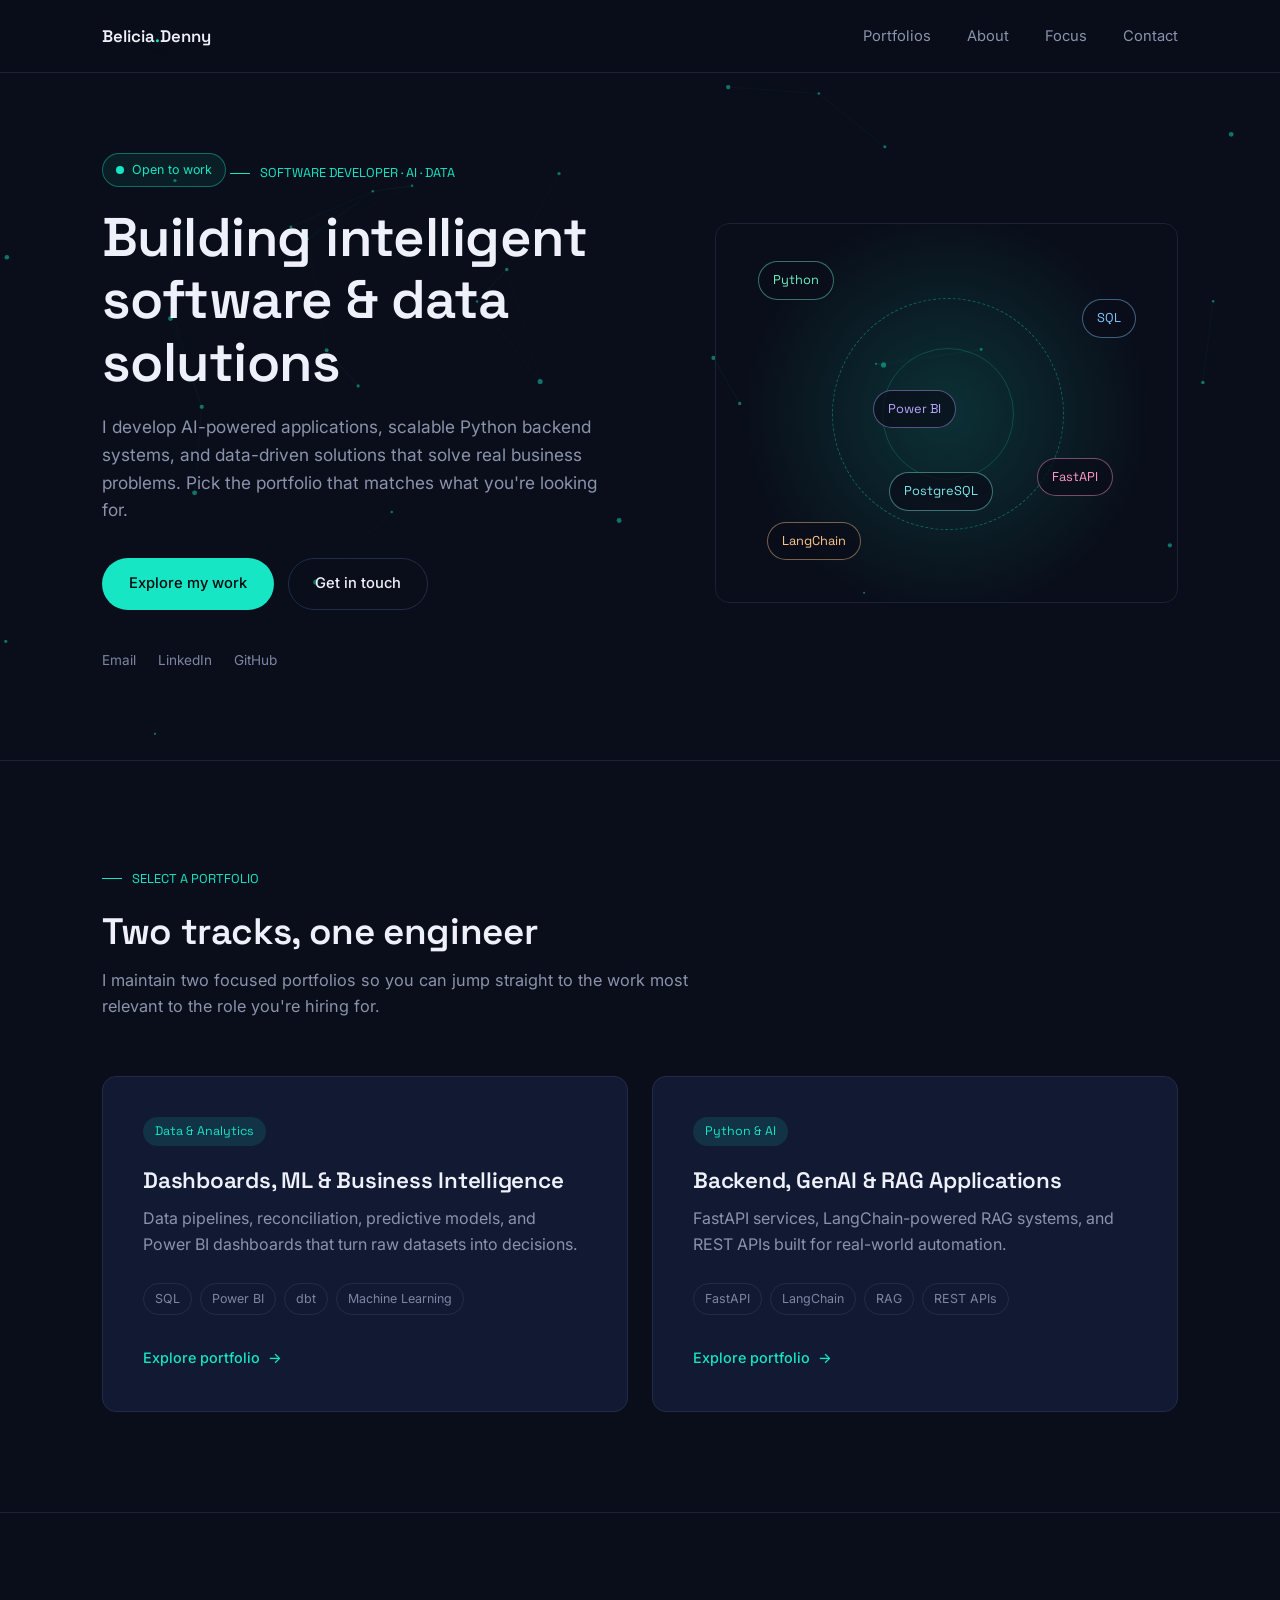
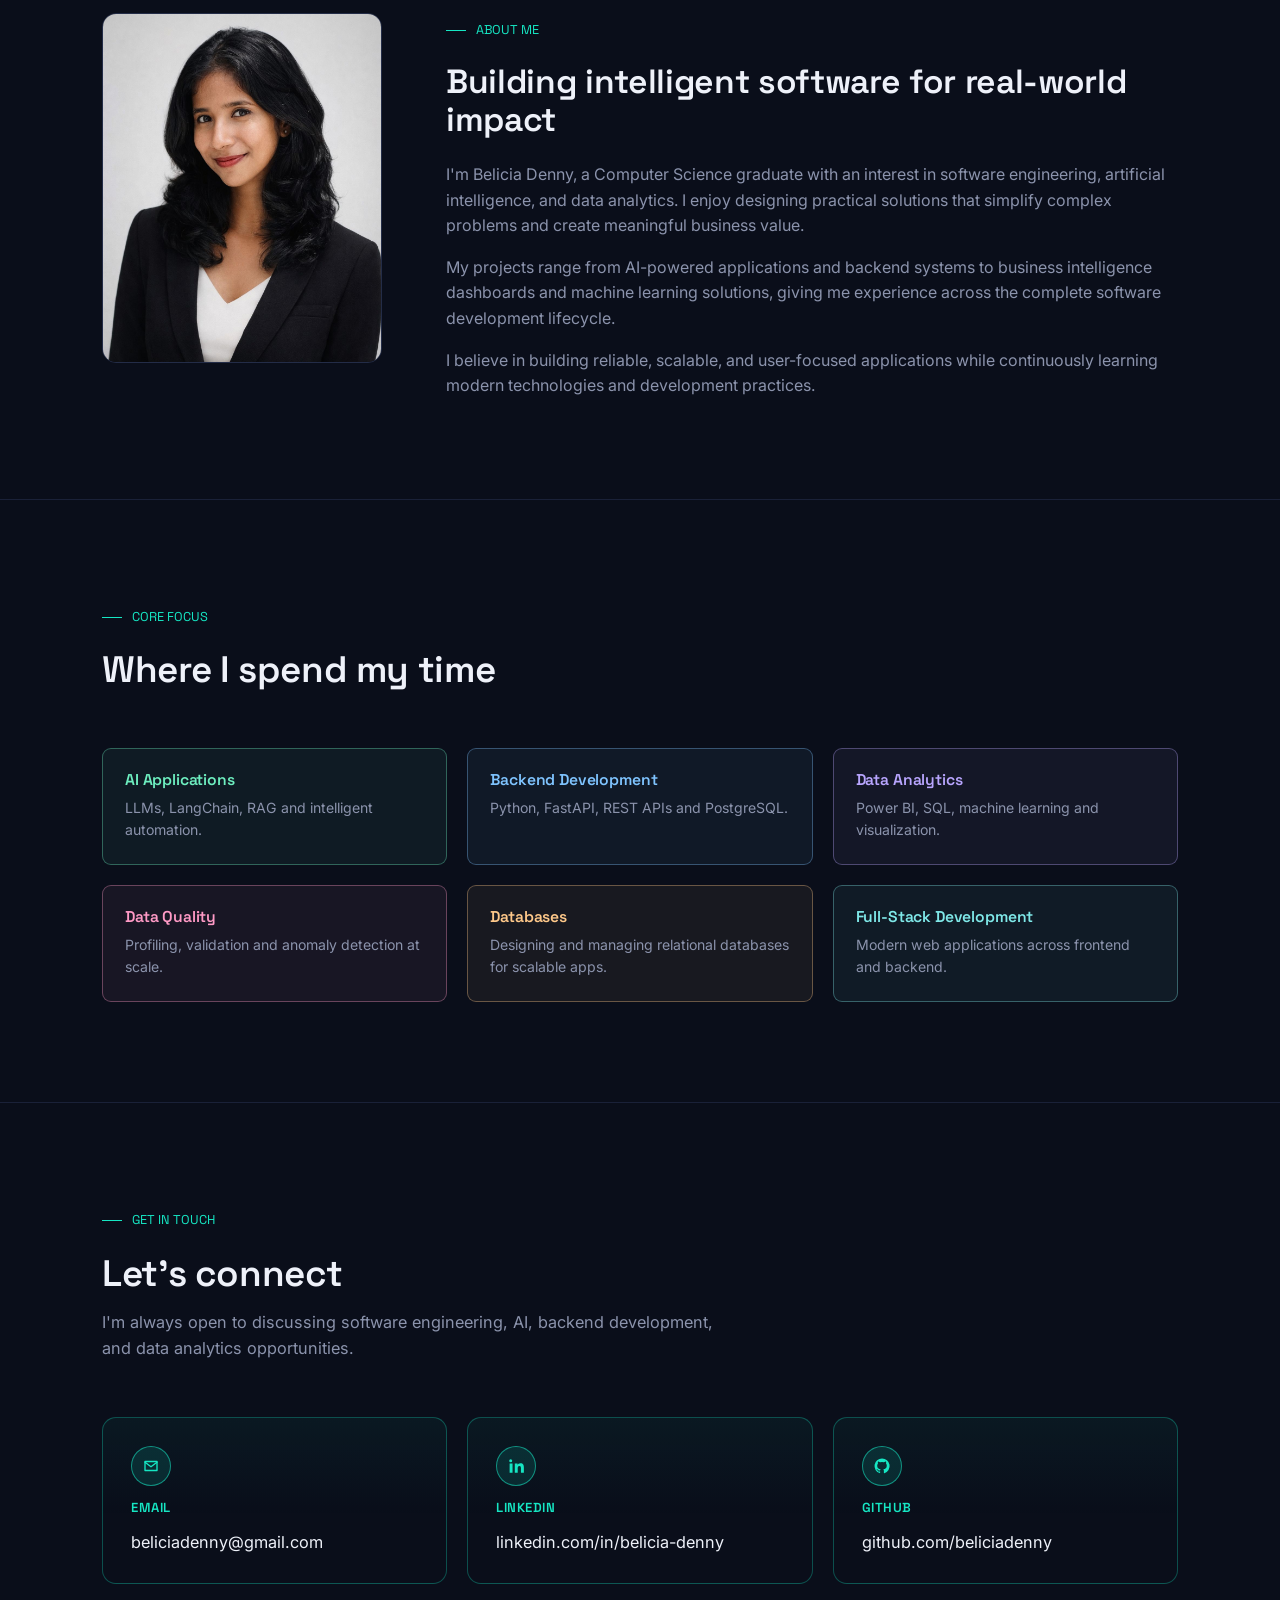
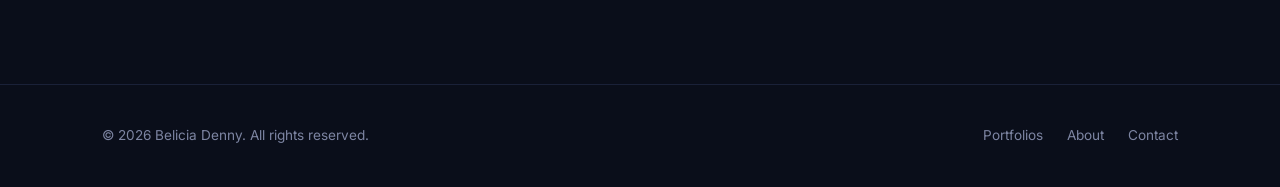
<file: index.html>
<!DOCTYPE html>
<html lang="en">
<head>
<meta charset="UTF-8">
<meta name="viewport" content="width=device-width, initial-scale=1.0">
<title>Belicia Denny | Data &amp; Analytics Portfolio</title>
<meta name="description" content="Portfolio of Belicia Denny showcasing Data Analytics, Business Intelligence, Machine Learning, Python and AI application projects.">
<link rel="preconnect" href="https://fonts.googleapis.com">
<link rel="preconnect" href="https://fonts.gstatic.com" crossorigin>
<link href="https://fonts.googleapis.com/css2?family=Space+Grotesk:wght@500;600;700&family=Inter:wght@400;500;600&display=swap" rel="stylesheet">
<link rel="stylesheet" href="assets/css/style.css">
</head>
<body>

<nav class="nav">
  <div class="wrap">
    <a href="index.html" class="nav-name">Belicia<span>.</span>Denny</a>
    <ul class="nav-links">
      <li><a href="#portfolios">Portfolios</a></li>
      <li><a href="#about">About</a></li>
      <li><a href="#focus">Focus</a></li>
      <li><a href="#contact">Contact</a></li>
    </ul>
    <button class="nav-toggle" aria-label="Toggle menu" aria-expanded="false">☰</button>
  </div>
</nav>

<header class="hero">
  <canvas class="hero-canvas"></canvas>
  <div class="wrap">
    <div class="hero-copy">
      <span class="open-badge"><i></i>Open to work</span>
      <div class="eyebrow">SOFTWARE DEVELOPER · AI · DATA</div>
      <h1>Building intelligent software &amp; data solutions</h1>
      <p class="lede">I develop AI-powered applications, scalable Python backend systems, and data-driven solutions that solve real business problems. Pick the portfolio that matches what you're looking for.</p>
      <div class="hero-actions">
        <a href="#portfolios" class="btn btn-primary">Explore my work</a>
        <a href="#contact" class="btn btn-ghost">Get in touch</a>
      </div>
      <div class="hero-socials">
        <a href="mailto:beliciadenny@gmail.com">Email</a>
        <a href="https://www.linkedin.com/in/belicia-denny" target="_blank" rel="noopener">LinkedIn</a>
        <a href="https://github.com/beliciadenny" target="_blank" rel="noopener">GitHub</a>
      </div>
    </div>
    <div class="hero-visual" aria-hidden="true">
      <span class="float-chip">Python</span>
      <span class="float-chip">SQL</span>
      <span class="float-chip">Power BI</span>
      <span class="float-chip">FastAPI</span>
      <span class="float-chip">LangChain</span>
      <span class="float-chip">PostgreSQL</span>
    </div>
  </div>
</header>

<section class="section" id="portfolios">
  <div class="wrap">
    <div class="section-head">
      <div class="eyebrow">SELECT A PORTFOLIO</div>
      <h2>Two tracks, one engineer</h2>
      <p>I maintain two focused portfolios so you can jump straight to the work most relevant to the role you're hiring for.</p>
    </div>
    <div class="picker-grid">
      <a href="data-analytics/" class="picker-card">
        <span class="picker-tag">Data &amp; Analytics</span>
        <h3>Dashboards, ML &amp; Business Intelligence</h3>
        <p>Data pipelines, reconciliation, predictive models, and Power BI dashboards that turn raw datasets into decisions.</p>
        <div class="picker-stack">
          <span>SQL</span><span>Power BI</span><span>dbt</span><span>Machine Learning</span>
        </div>
        <span class="picker-link">Explore portfolio <span class="arrow">→</span></span>
      </a>
      <a href="python-ai/" class="picker-card">
        <span class="picker-tag">Python &amp; AI</span>
        <h3>Backend, GenAI &amp; RAG Applications</h3>
        <p>FastAPI services, LangChain-powered RAG systems, and REST APIs built for real-world automation.</p>
        <div class="picker-stack">
          <span>FastAPI</span><span>LangChain</span><span>RAG</span><span>REST APIs</span>
        </div>
        <span class="picker-link">Explore portfolio <span class="arrow">→</span></span>
      </a>
    </div>
  </div>
</section>

<section class="section" id="about">
  <div class="wrap">
    <div class="about-layout">
      <div class="about-photo">
        <img src="assets/images/new_pic.jpeg" alt="Belicia Denny">
      </div>
      <div class="about-copy">
        <div class="eyebrow">ABOUT ME</div>
        <h2>Building intelligent software for real-world impact</h2>
        <p>I'm Belicia Denny, a Computer Science graduate with an interest in software engineering, artificial intelligence, and data analytics. I enjoy designing practical solutions that simplify complex problems and create meaningful business value.</p>
        <p>My projects range from AI-powered applications and backend systems to business intelligence dashboards and machine learning solutions, giving me experience across the complete software development lifecycle.</p>
        <p>I believe in building reliable, scalable, and user-focused applications while continuously learning modern technologies and development practices.</p>
      </div>
    </div>
  </div>
</section>

<section class="section" id="focus">
  <div class="wrap">
    <div class="section-head">
      <div class="eyebrow">CORE FOCUS</div>
      <h2>Where I spend my time</h2>
    </div>
    <div class="feature-grid">
      <div class="feature-item">
        <h4>AI Applications</h4>
        <p>LLMs, LangChain, RAG and intelligent automation.</p>
      </div>
      <div class="feature-item">
        <h4>Backend Development</h4>
        <p>Python, FastAPI, REST APIs and PostgreSQL.</p>
      </div>
      <div class="feature-item">
        <h4>Data Analytics</h4>
        <p>Power BI, SQL, machine learning and visualization.</p>
      </div>
      <div class="feature-item">
        <h4>Data Quality</h4>
        <p>Profiling, validation and anomaly detection at scale.</p>
      </div>
      <div class="feature-item">
        <h4>Databases</h4>
        <p>Designing and managing relational databases for scalable apps.</p>
      </div>
      <div class="feature-item">
        <h4>Full-Stack Development</h4>
        <p>Modern web applications across frontend and backend.</p>
      </div>
    </div>
  </div>
</section>

<section class="section" id="contact">
  <div class="wrap">
    <div class="section-head">
      <div class="eyebrow">GET IN TOUCH</div>
      <h2>Let's connect</h2>
      <p>I'm always open to discussing software engineering, AI, backend development, and data analytics opportunities.</p>
    </div>
    <div class="contact-grid">
      <a class="contact-card" href="mailto:beliciadenny@gmail.com">
        <div class="contact-icon">
          <svg viewBox="0 0 24 24" fill="none" stroke="currentColor" stroke-width="1.8" stroke-linecap="round" stroke-linejoin="round"><path d="M4 6h16v12H4z"/><path d="m4 7 8 6 8-6"/></svg>
        </div>
        <h4>EMAIL</h4>
        <div class="value">beliciadenny@gmail.com</div>
      </a>
      <a class="contact-card" href="https://www.linkedin.com/in/belicia-denny" target="_blank" rel="noopener">
        <div class="contact-icon">
          <svg viewBox="0 0 24 24" fill="currentColor"><path d="M6.94 5a2 2 0 1 1-4 0 2 2 0 0 1 4 0ZM3.5 8.75h3.9V21h-3.9V8.75Zm6.8 0h3.74v1.68h.05c.52-.96 1.8-1.98 3.7-1.98 3.96 0 4.7 2.5 4.7 5.76V21h-3.9v-5.9c0-1.4-.03-3.2-2-3.2-2 0-2.3 1.5-2.3 3.1V21h-3.9V8.75Z"/></svg>
        </div>
        <h4>LINKEDIN</h4>
        <div class="value">linkedin.com/in/belicia-denny</div>
      </a>
      <a class="contact-card" href="https://github.com/beliciadenny" target="_blank" rel="noopener">
        <div class="contact-icon">
          <svg viewBox="0 0 24 24" fill="currentColor"><path d="M12 2a10 10 0 0 0-3.16 19.49c.5.09.68-.22.68-.48v-1.7c-2.78.6-3.37-1.34-3.37-1.34-.46-1.16-1.11-1.47-1.11-1.47-.9-.62.07-.6.07-.6 1 .07 1.53 1.03 1.53 1.03.9 1.52 2.34 1.08 2.91.83.09-.65.35-1.08.63-1.33-2.22-.25-4.56-1.11-4.56-4.95 0-1.1.39-2 1.03-2.7-.1-.25-.45-1.27.1-2.65 0 0 .84-.27 2.75 1.03a9.4 9.4 0 0 1 5 0c1.9-1.3 2.75-1.03 2.75-1.03.55 1.38.2 2.4.1 2.65.64.7 1.03 1.6 1.03 2.7 0 3.85-2.34 4.7-4.57 4.94.36.31.68.93.68 1.87v2.77c0 .27.18.58.69.48A10 10 0 0 0 12 2Z"/></svg>
        </div>
        <h4>GITHUB</h4>
        <div class="value">github.com/beliciadenny</div>
      </a>
    </div>
  </div>
</section>

<footer class="site-footer">
  <div class="wrap footer-row">
    <p>© 2026 Belicia Denny. All rights reserved.</p>
    <div class="footer-links">
      <a href="#portfolios">Portfolios</a>
      <a href="#about">About</a>
      <a href="#contact">Contact</a>
    </div>
  </div>
</footer>

<script src="assets/js/main.js"></script>
</body>
</html>
</file>
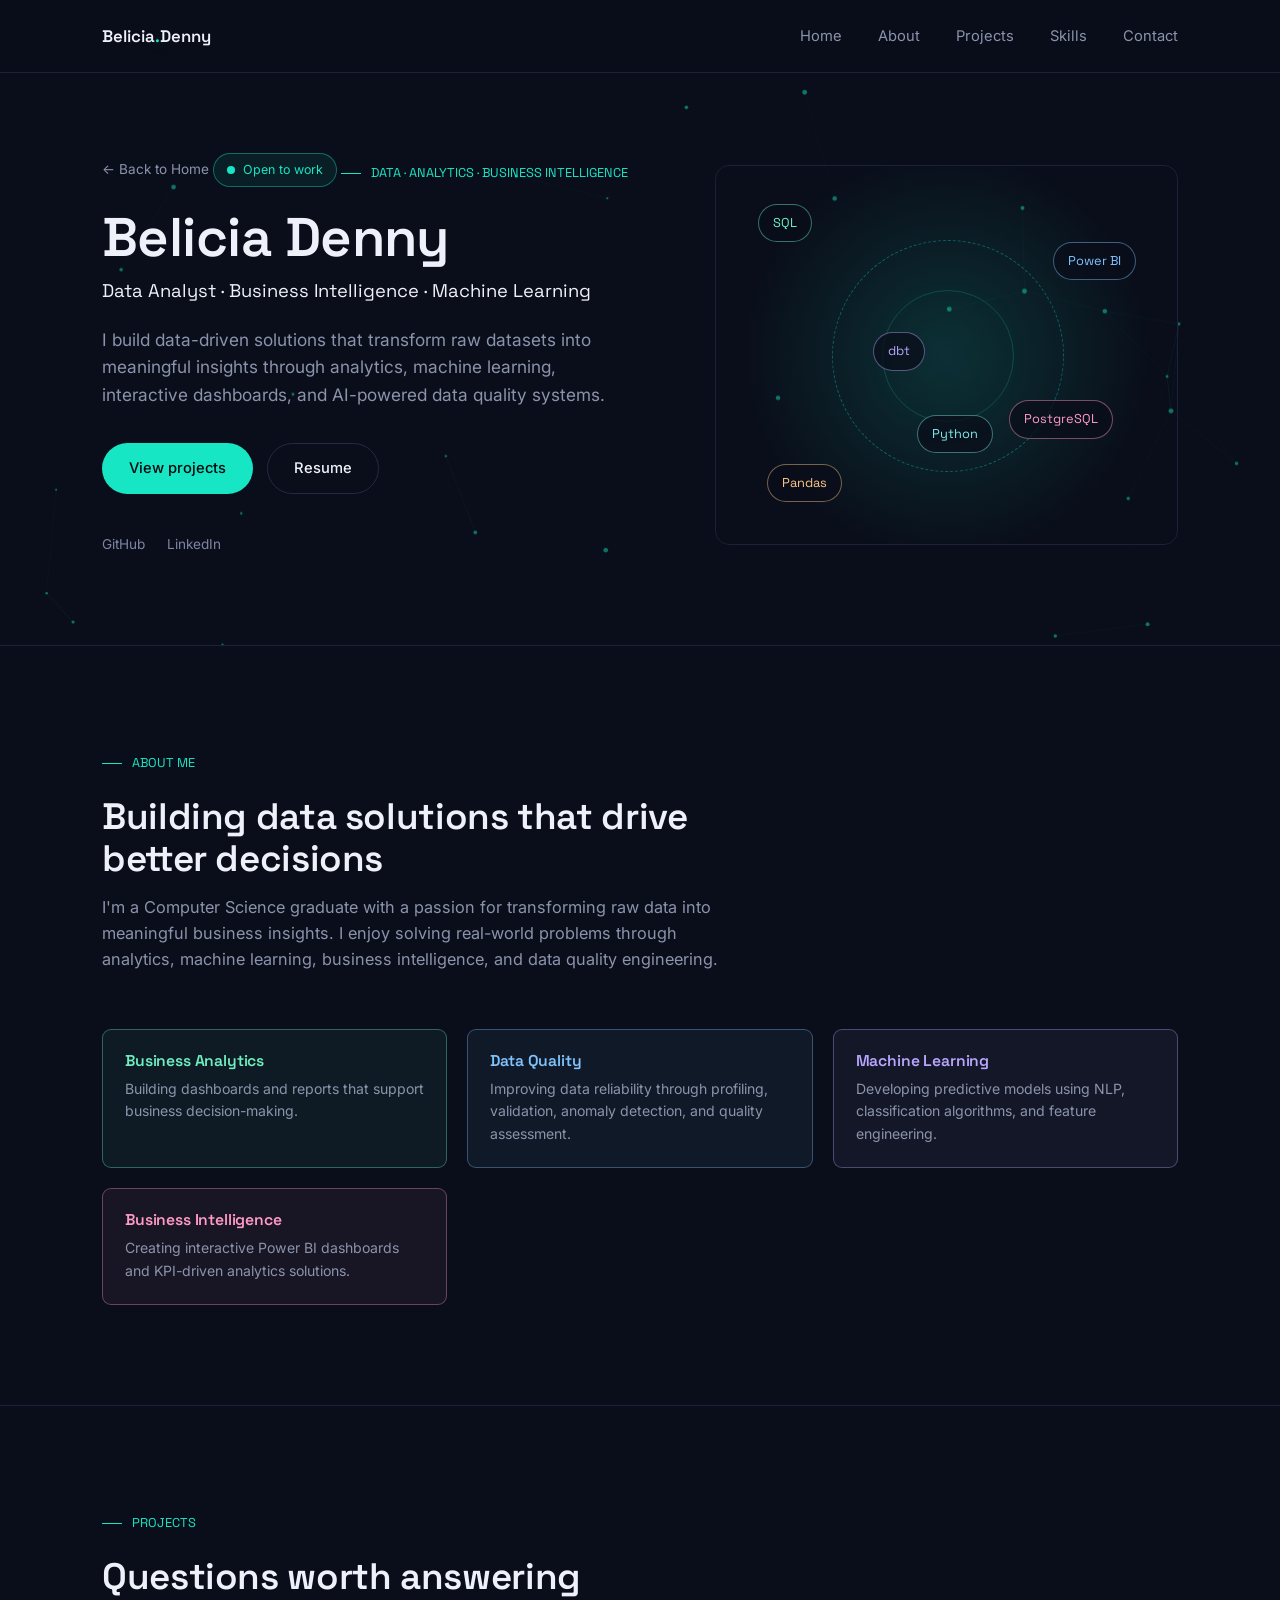
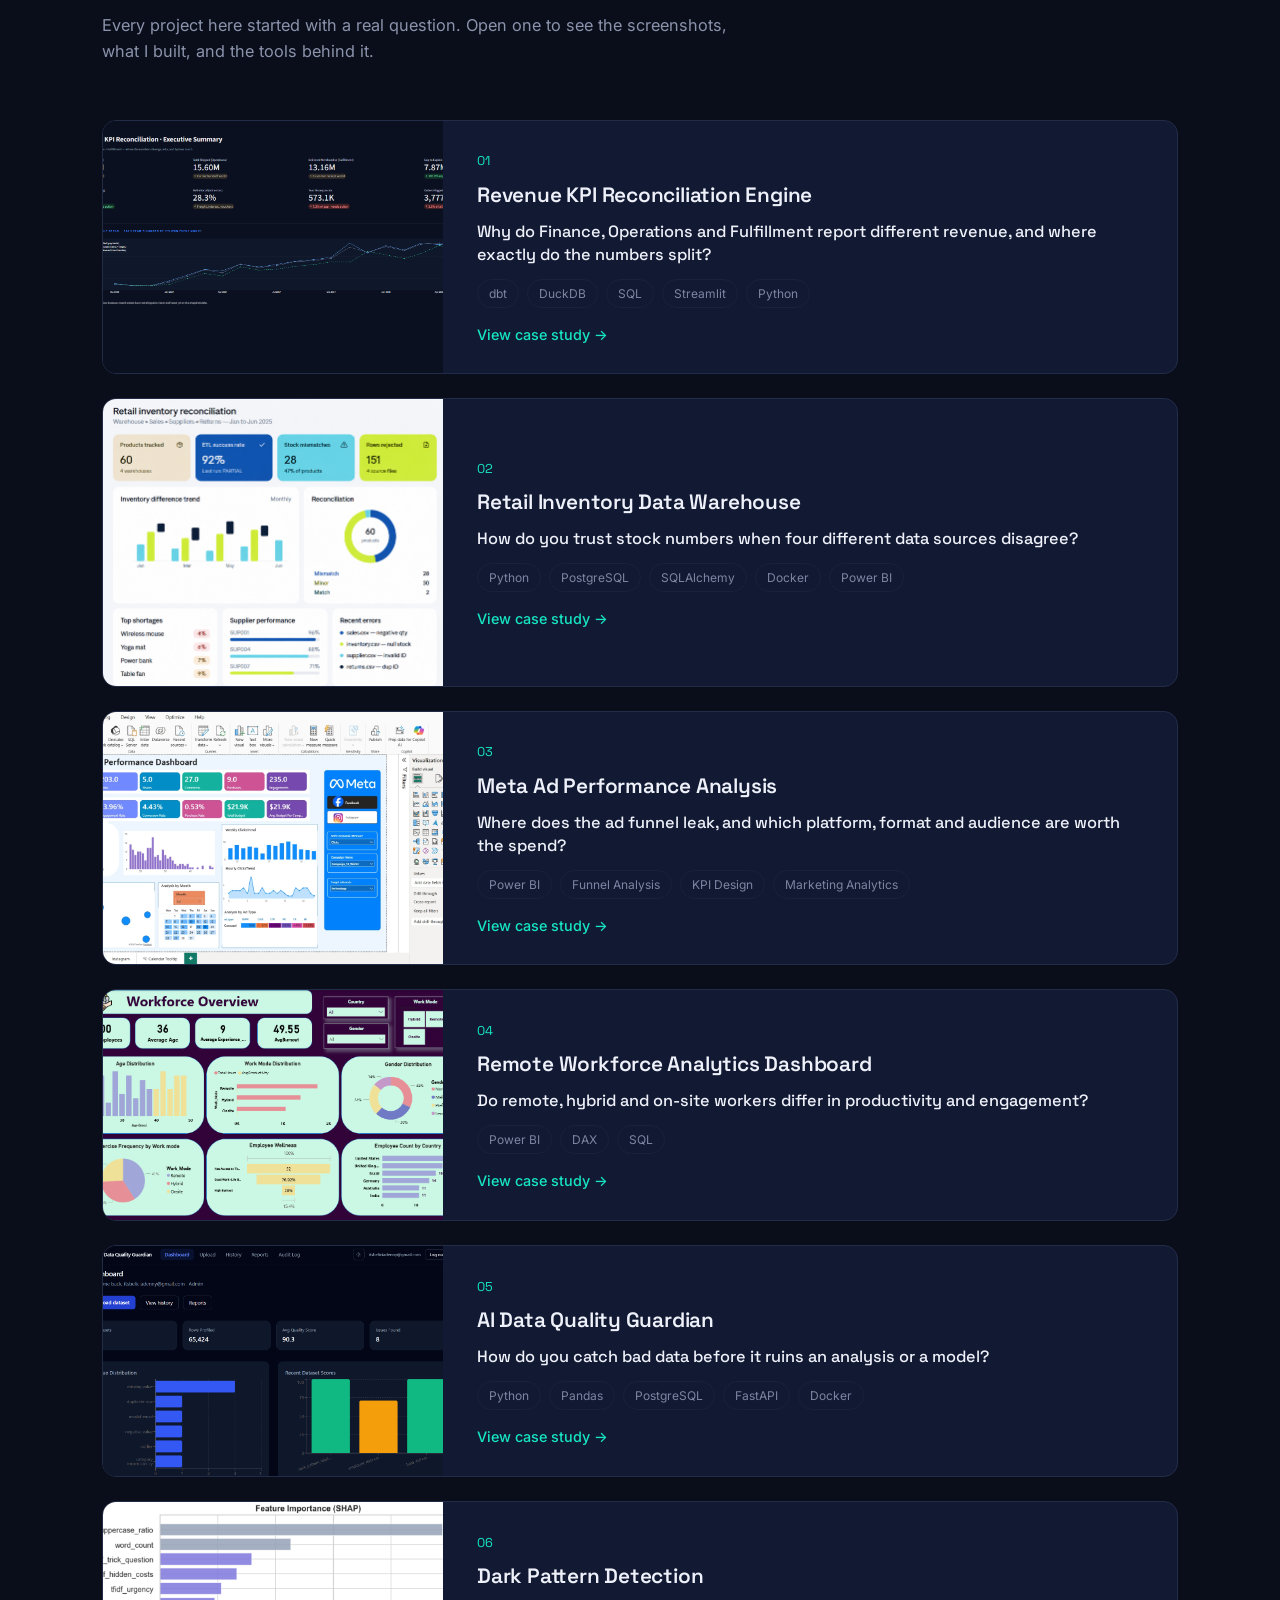
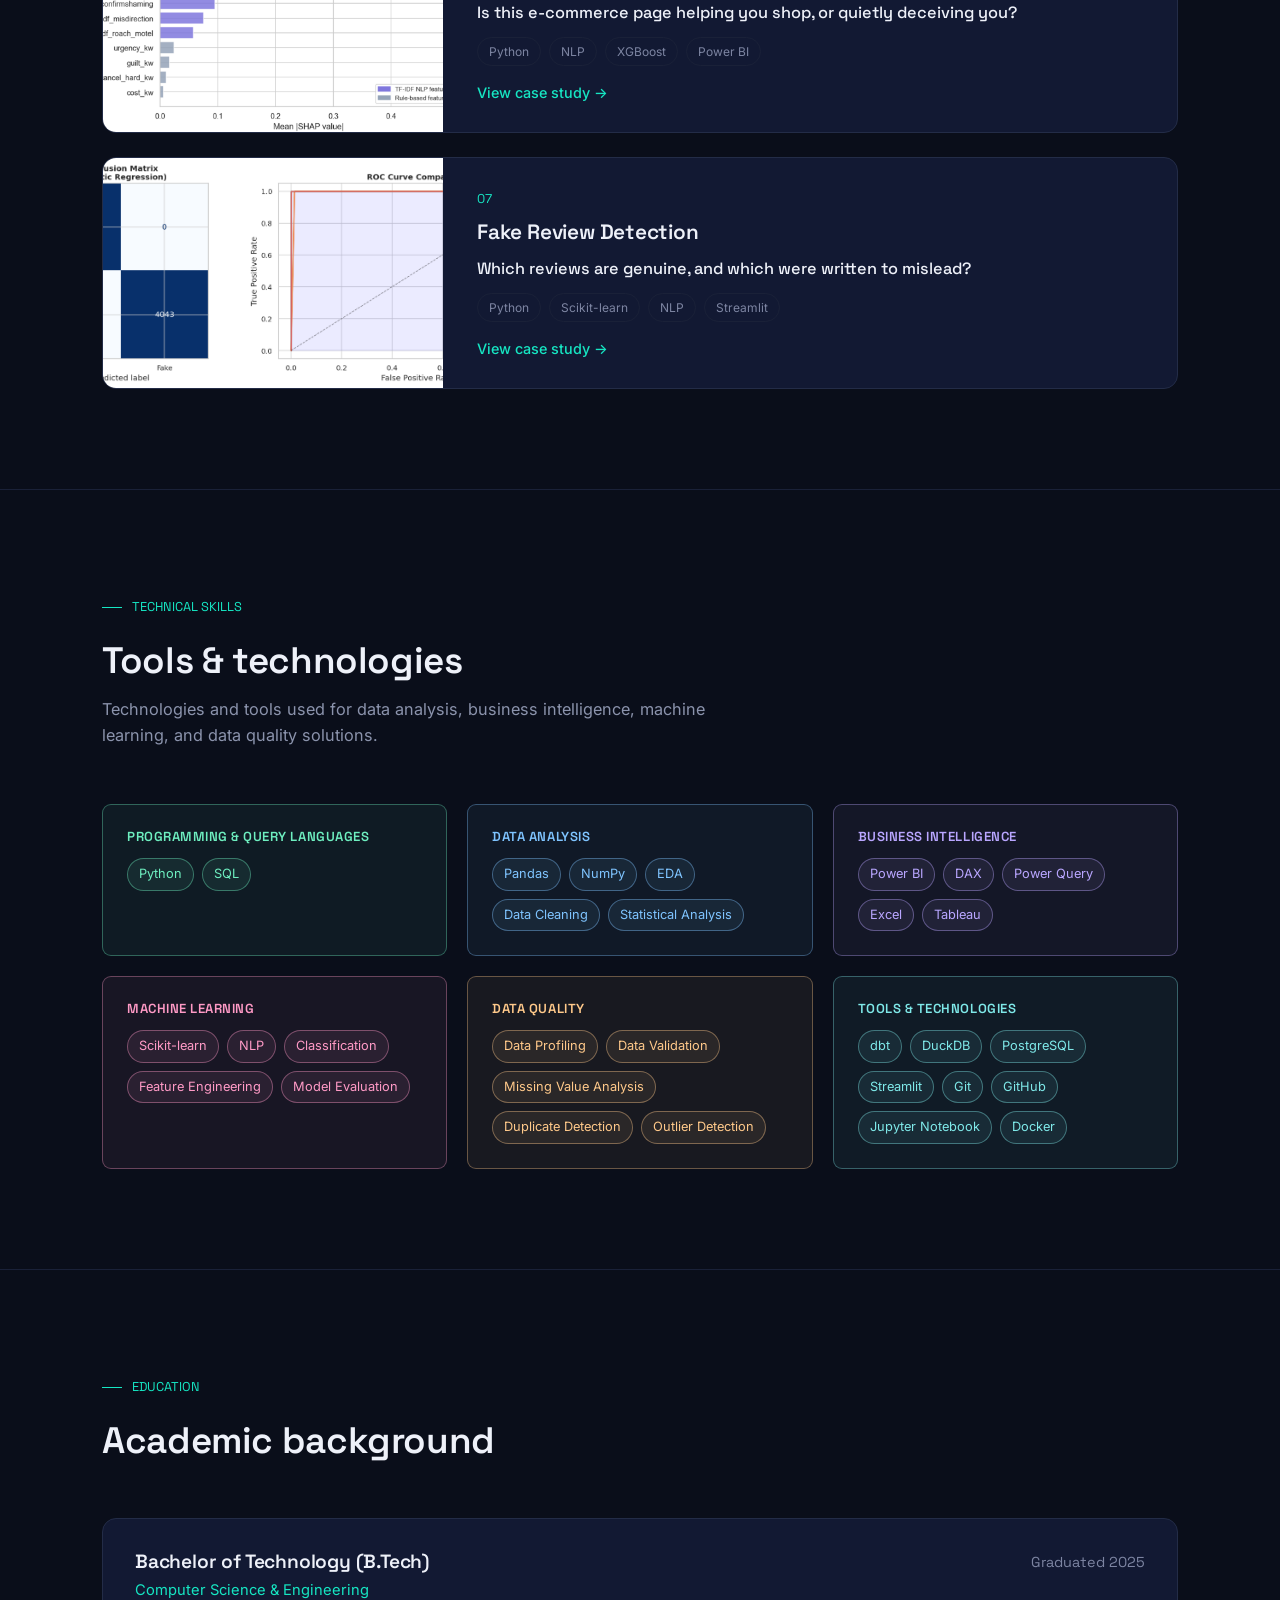
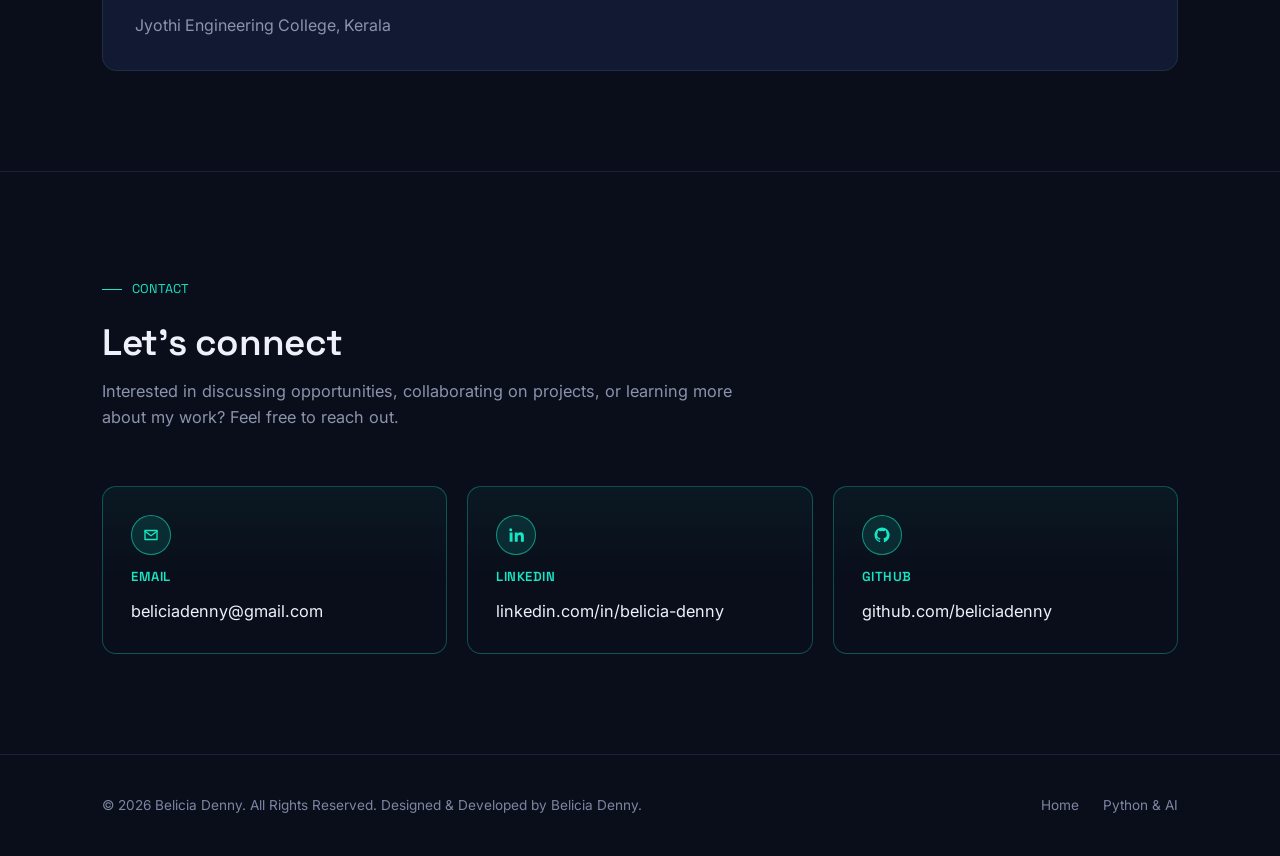
<file: data-analytics/index.html>
<!DOCTYPE html>
<html lang="en">
<head>
<meta charset="UTF-8">
<meta name="viewport" content="width=device-width, initial-scale=1.0">
<title>Belicia Denny | Data &amp; Analytics Portfolio</title>
<meta name="description" content="Portfolio of Belicia Denny showcasing Data Analytics, Business Intelligence, Machine Learning and Data Quality projects.">
<link rel="preconnect" href="https://fonts.googleapis.com">
<link rel="preconnect" href="https://fonts.gstatic.com" crossorigin>
<link href="https://fonts.googleapis.com/css2?family=Space+Grotesk:wght@500;600;700&family=Inter:wght@400;500;600&display=swap" rel="stylesheet">
<link rel="stylesheet" href="../assets/css/style.css">
</head>
<body>

<nav class="nav">
  <div class="wrap">
    <a href="../index.html" class="nav-name">Belicia<span>.</span>Denny</a>
    <ul class="nav-links">
      <li><a href="../index.html">Home</a></li>
      <li><a href="#about">About</a></li>
      <li><a href="#projects">Projects</a></li>
      <li><a href="#skills">Skills</a></li>
      <li><a href="#contact">Contact</a></li>
    </ul>
    <button class="nav-toggle" aria-label="Toggle menu" aria-expanded="false">☰</button>
  </div>
</nav>

<header class="hero">
  <canvas class="hero-canvas"></canvas>
  <div class="wrap">
    <div class="hero-copy">
      <a href="../index.html" class="back-link">← Back to Home</a>
      <span class="open-badge"><i></i>Open to work</span>
      <div class="eyebrow">DATA · ANALYTICS · BUSINESS INTELLIGENCE</div>
      <h1>Belicia Denny</h1>
      <p class="role-line">Data Analyst · Business Intelligence · Machine Learning</p>
      <p class="lede">I build data-driven solutions that transform raw datasets into meaningful insights through analytics, machine learning, interactive dashboards, and AI-powered data quality systems.</p>
      <div class="hero-actions">
        <a href="#projects" class="btn btn-primary">View projects</a>
        <a href="../assets/resume/resume-data.pdf" target="_blank" rel="noopener" class="btn btn-ghost">Resume</a>
      </div>
      <div class="hero-socials">
        <a href="https://github.com/beliciadenny" target="_blank" rel="noopener">GitHub</a>
        <a href="https://linkedin.com/in/belicia-denny" target="_blank" rel="noopener">LinkedIn</a>
      </div>
    </div>
    <div class="hero-visual" aria-hidden="true">
      <span class="float-chip">SQL</span>
      <span class="float-chip">Power BI</span>
      <span class="float-chip">dbt</span>
      <span class="float-chip">PostgreSQL</span>
      <span class="float-chip">Pandas</span>
      <span class="float-chip">Python</span>
    </div>
  </div>
</header>

<section class="section" id="about">
  <div class="wrap">
    <div class="section-head">
      <div class="eyebrow">ABOUT ME</div>
      <h2>Building data solutions that drive better decisions</h2>
      <p>I'm a Computer Science graduate with a passion for transforming raw data into meaningful business insights. I enjoy solving real-world problems through analytics, machine learning, business intelligence, and data quality engineering.</p>
    </div>
    <div class="feature-grid">
      <div class="feature-item">
        <h4>Business Analytics</h4>
        <p>Building dashboards and reports that support business decision-making.</p>
      </div>
      <div class="feature-item">
        <h4>Data Quality</h4>
        <p>Improving data reliability through profiling, validation, anomaly detection, and quality assessment.</p>
      </div>
      <div class="feature-item">
        <h4>Machine Learning</h4>
        <p>Developing predictive models using NLP, classification algorithms, and feature engineering.</p>
      </div>
      <div class="feature-item">
        <h4>Business Intelligence</h4>
        <p>Creating interactive Power BI dashboards and KPI-driven analytics solutions.</p>
      </div>
    </div>
  </div>
</section>

<section class="section" id="projects">
  <div class="wrap">
    <div class="section-head">
      <div class="eyebrow">PROJECTS</div>
      <h2>Questions worth answering</h2>
      <p>Every project here started with a real question. Open one to see the screenshots, what I built, and the tools behind it.</p>
    </div>

    <div class="project-list">

      <!-- 01 Revenue KPI Reconciliation Engine -->
      <article class="project-row"
        data-title="Revenue KPI Reconciliation Engine"
        data-images="../assets/images/executive-summary.png|../assets/images/variance-bridge.png|../assets/images/exceptions.png"
        data-captions="Executive summary|Variance bridge|Exceptions list">
        <div class="row-media"><img src="../assets/images/executive-summary.png" alt="Revenue KPI Reconciliation dashboard" loading="lazy"></div>
        <div class="row-body">
          <span class="row-index">01</span>
          <h3>Revenue KPI Reconciliation Engine</h3>
          <p class="row-question">Why do Finance, Operations and Fulfillment report different revenue, and where exactly do the numbers split?</p>
          <div class="row-tags"><span>dbt</span><span>DuckDB</span><span>SQL</span><span>Streamlit</span><span>Python</span></div>
          <button type="button" class="row-open" aria-label="Open case study: Revenue KPI Reconciliation Engine">View case study <span class="arrow">→</span></button>
        </div>
        <div class="case-content" hidden>
          <p class="case-eyebrow">Case 01 · Analytics Engineering</p>
          <h3>Revenue KPI Reconciliation Engine</h3>
          <p class="case-question">Why do Finance, Operations and Fulfillment report different revenue, and where exactly do the numbers split?</p>
          <h4>What I did</h4>
          <ul>
            <li>Compared what was billed, shipped and delivered across about 99,000 orders from the Olist Brazilian e-commerce dataset.</li>
            <li>Split every order's gap into timing differences, definition differences (freight, vouchers, installment interest) and true discrepancies (cancellations, duplicate payments, amount mismatches, orders never shipped or delivered), then ranked the orders worth investigating.</li>
            <li>Built the pipeline in SQL with dbt on DuckDB: staging, intermediate and mart layers, Jinja macros, seed files for the metric dictionary, and tests that check totals tie out.</li>
            <li>Proved the detector works by planting 450 known errors in a copy of the data and scoring it on precision and recall.</li>
            <li>Delivered the results in a Streamlit dashboard with a waterfall bridge, category breakdown, exceptions list with CSV export and a metric dictionary. GitHub Actions runs the build and tests on every push.</li>
          </ul>
          <h4>Tech stack</h4>
          <div class="case-tags"><span>Python</span><span>pandas</span><span>NumPy</span><span>SQL</span><span>DuckDB</span><span>dbt Core</span><span>Jinja</span><span>Streamlit</span><span>Plotly</span><span>GitHub Actions</span><span>Make</span><span>Git</span></div>
          <div class="case-links">
            <a class="btn btn-primary" href="https://github.com/beliciadenny/revenue-kpi-reconciliation" target="_blank" rel="noopener">View on GitHub</a>
          </div>
        </div>
      </article>

      <!-- 02 Retail Inventory Data Warehouse -->
      <article class="project-row"
        data-title="Retail Inventory Data Warehouse"
        data-images="../assets/images/retail.png"
        data-captions="Dashboard overview">
        <div class="row-media"><img src="../assets/images/retail.png" alt="Retail Inventory Data Warehouse dashboard" loading="lazy"></div>
        <div class="row-body">
          <span class="row-index">02</span>
          <h3>Retail Inventory Data Warehouse</h3>
          <p class="row-question">How do you trust stock numbers when four different data sources disagree?</p>
          <div class="row-tags"><span>Python</span><span>PostgreSQL</span><span>SQLAlchemy</span><span>Docker</span><span>Power BI</span></div>
          <button type="button" class="row-open" aria-label="Open case study: Retail Inventory Data Warehouse">View case study <span class="arrow">→</span></button>
        </div>
        <div class="case-content" hidden>
          <p class="case-eyebrow">Case 02 · Data Engineering</p>
          <h3>Retail Inventory Data Warehouse</h3>
          <p class="case-question">How do you trust stock numbers when four different data sources disagree?</p>
          <h4>What I did</h4>
          <ul>
            <li>Built an end-to-end ETL pipeline that consolidates warehouse inventory, sales, supplier deliveries and customer returns into a clean, reconciled star schema in PostgreSQL.</li>
            <li>Added data quality validation, business-rule checks and schema drift detection.</li>
            <li>Reconciled expected against actual stock to flag real discrepancies.</li>
            <li>Tested it end-to-end against a live database, which surfaced and fixed 4 real bugs during development.</li>
            <li>Connected the warehouse to a Power BI dashboard.</li>
          </ul>
          <h4>Tech stack</h4>
          <div class="case-tags"><span>Python</span><span>Pandas</span><span>SQLAlchemy</span><span>PostgreSQL</span><span>psycopg2</span><span>APScheduler</span><span>Docker</span><span>Docker Compose</span><span>Power BI</span><span>pytest</span><span>SQL</span></div>
          <div class="case-links">
            <a class="btn btn-primary" href="https://github.com/beliciadenny/retail-inventory-data-warehouse" target="_blank" rel="noopener">View on GitHub</a>
          </div>
        </div>
      </article>

      <!-- 03 Meta Ad Performance Analysis -->
      <article class="project-row"
        data-title="Meta Ad Performance Analysis"
        data-images="../assets/images/facebook.png|../assets/images/instagram.png"
        data-captions="Facebook view|Instagram view">
        <div class="row-media"><img src="../assets/images/facebook.png" alt="Meta Ad Performance dashboard" loading="lazy"></div>
        <div class="row-body">
          <span class="row-index">03</span>
          <h3>Meta Ad Performance Analysis</h3>
          <p class="row-question">Where does the ad funnel leak, and which platform, format and audience are worth the spend?</p>
          <div class="row-tags"><span>Power BI</span><span>Funnel Analysis</span><span>KPI Design</span><span>Marketing Analytics</span></div>
          <button type="button" class="row-open" aria-label="Open case study: Meta Ad Performance Analysis">View case study <span class="arrow">→</span></button>
        </div>
        <div class="case-content" hidden>
          <p class="case-eyebrow">Case 03 · Marketing Analytics</p>
          <h3>Meta Ad Performance Analysis</h3>
          <p class="case-question">Where does the ad funnel leak, and which platform, format and audience are worth the spend?</p>
          <h4>What I did</h4>
          <ul>
            <li>Built an interactive Power BI dashboard comparing Facebook and Instagram across the full funnel: impressions, clicks, CTR, purchases and conversion rate.</li>
            <li>Broke performance down by age group, gender, location, time of day and ad format (Video, Story, Image, Carousel).</li>
            <li>Found that females aged 18 to 30 are the most engaged segment, Video and Story ads outperform Image and Carousel, and engagement peaks in the afternoon and evening.</li>
            <li>Showed that purchases lag behind engagement, which points to conversion as the main area to improve.</li>
          </ul>
          <h4>Tech stack</h4>
          <div class="case-tags"><span>Power BI</span><span>Marketing Analytics</span><span>Data Transformation</span><span>KPI Design</span><span>Funnel Analysis</span><span>Data Visualization</span></div>
          <div class="case-links">
            <a class="btn btn-primary" href="https://github.com/beliciadenny/Meta-Advertisement-Performance-Dashboard" target="_blank" rel="noopener">View on GitHub</a>
          </div>
        </div>
      </article>

      <!-- 04 Remote Workforce Analytics Dashboard -->
      <article class="project-row"
        data-title="Remote Workforce Analytics Dashboard"
        data-images="../assets/images/remote-overview.png|../assets/images/remote-productivity.png|../assets/images/remote-satisfaction.png"
        data-captions="Workforce overview|Productivity &amp; burnout insights|Remote work experience &amp; satisfaction">
        <div class="row-media"><img src="../assets/images/remote-overview.png" alt="Remote Workforce Analytics dashboard" loading="lazy"></div>
        <div class="row-body">
          <span class="row-index">04</span>
          <h3>Remote Workforce Analytics Dashboard</h3>
          <p class="row-question">Do remote, hybrid and on-site workers differ in productivity and engagement?</p>
          <div class="row-tags"><span>Power BI</span><span>DAX</span><span>SQL</span></div>
          <button type="button" class="row-open" aria-label="Open case study: Remote Workforce Analytics Dashboard">View case study <span class="arrow">→</span></button>
        </div>
        <div class="case-content" hidden>
          <p class="case-eyebrow">Case 04 · Business Intelligence</p>
          <h3>Remote Workforce Analytics Dashboard</h3>
          <p class="case-question">Do remote, hybrid and on-site workers differ in productivity and engagement?</p>
          <h4>What I did</h4>
          <ul>
            <li>Built a multi-page Power BI dashboard covering a workforce overview, productivity and burnout insights, and remote work experience and satisfaction.</li>
            <li>Wrote DAX measures to compare remote, hybrid and on-site work models side by side.</li>
          </ul>
          <h4>Tech stack</h4>
          <div class="case-tags"><span>Power BI</span><span>DAX</span><span>SQL</span></div>
          <div class="case-links">
            <a class="btn btn-primary" href="https://github.com/beliciadenny/PowerBI-RemoteWork-Analysis" target="_blank" rel="noopener">View on GitHub</a>
          </div>
        </div>
      </article>

      <!-- 05 AI Data Quality Guardian -->
      <article class="project-row"
        data-title="AI Data Quality Guardian"
        data-images="../assets/images/data-quality-guardian.png"
        data-captions="Dashboard">
        <div class="row-media"><img src="../assets/images/data-quality-guardian.png" alt="AI Data Quality Guardian dashboard" loading="lazy"></div>
        <div class="row-body">
          <span class="row-index">05</span>
          <h3>AI Data Quality Guardian</h3>
          <p class="row-question">How do you catch bad data before it ruins an analysis or a model?</p>
          <div class="row-tags"><span>Python</span><span>Pandas</span><span>PostgreSQL</span><span>FastAPI</span><span>Docker</span></div>
          <button type="button" class="row-open" aria-label="Open case study: AI Data Quality Guardian">View case study <span class="arrow">→</span></button>
        </div>
        <div class="case-content" hidden>
          <p class="case-eyebrow">Case 05 · Data Quality</p>
          <h3>AI Data Quality Guardian</h3>
          <p class="case-question">How do you catch bad data before it ruins an analysis or a model?</p>
          <h4>What I did</h4>
          <ul>
            <li>Built a platform that profiles uploaded CSV and Excel datasets and scores their quality: missing values, duplicates, outliers and rule violations.</li>
            <li>Added rule-based validation plus AI-generated recommendations for how to clean each issue.</li>
            <li>Included JWT authentication, audit logging and PDF report generation.</li>
            <li>Built it full-stack with FastAPI, PostgreSQL, React and TypeScript, packaged with Docker Compose.</li>
          </ul>
          <h4>Tech stack</h4>
          <div class="case-tags"><span>Python</span><span>Pandas</span><span>FastAPI</span><span>PostgreSQL</span><span>React</span><span>TypeScript</span><span>Docker</span><span>LangChain</span><span>Ollama</span></div>
          <p class="case-note">Designed for local deployment with Docker Compose. The full source code, setup guide and documentation are in the GitHub repository.</p>
          <div class="case-links">
            <a class="btn btn-primary" href="https://github.com/beliciadenny/ai-data-quality-guardian" target="_blank" rel="noopener">View on GitHub</a>
          </div>
        </div>
      </article>

      <!-- 06 Dark Pattern Detection -->
      <article class="project-row"
        data-title="Dark Pattern Detection"
        data-images="../assets/images/dark-pattern.png"
        data-captions="Power BI dashboard">
        <div class="row-media"><img src="../assets/images/dark-pattern.png" alt="Dark Pattern Detection dashboard" loading="lazy"></div>
        <div class="row-body">
          <span class="row-index">06</span>
          <h3>Dark Pattern Detection</h3>
          <p class="row-question">Is this e-commerce page helping you shop, or quietly deceiving you?</p>
          <div class="row-tags"><span>Python</span><span>NLP</span><span>XGBoost</span><span>Power BI</span></div>
          <button type="button" class="row-open" aria-label="Open case study: Dark Pattern Detection">View case study <span class="arrow">→</span></button>
        </div>
        <div class="case-content" hidden>
          <p class="case-eyebrow">Case 06 · NLP &amp; Analytics</p>
          <h3>Dark Pattern Detection</h3>
          <p class="case-question">Is this e-commerce page helping you shop, or quietly deceiving you?</p>
          <h4>What I did</h4>
          <ul>
            <li>Collected e-commerce page content through automated web scraping.</li>
            <li>Detected deceptive interface patterns with NLP features and an XGBoost classifier, using SHAP to explain the predictions.</li>
            <li>Mapped the findings to consumer protection guidelines.</li>
            <li>Visualized the results in a Power BI dashboard.</li>
          </ul>
          <h4>Tech stack</h4>
          <div class="case-tags"><span>Python</span><span>BeautifulSoup</span><span>NLP</span><span>XGBoost</span><span>SHAP</span><span>Power BI</span></div>
          <div class="case-links">
            <a class="btn btn-primary" href="https://github.com/beliciadenny/dark-pattern-detection" target="_blank" rel="noopener">View on GitHub</a>
            <a class="btn btn-ghost" href="https://github.com/beliciadenny/dark-pattern-detection/blob/main/dashboard/dark_pattern_dashboard.pdf" target="_blank" rel="noopener">Dashboard (PDF)</a>
          </div>
        </div>
      </article>

      <!-- 07 Fake Review Detection -->
      <article class="project-row"
        data-title="Fake Review Detection"
        data-images="../assets/images/fake-review.png"
        data-captions="Streamlit app">
        <div class="row-media"><img src="../assets/images/fake-review.png" alt="Fake Review Detection app" loading="lazy"></div>
        <div class="row-body">
          <span class="row-index">07</span>
          <h3>Fake Review Detection</h3>
          <p class="row-question">Which reviews are genuine, and which were written to mislead?</p>
          <div class="row-tags"><span>Python</span><span>Scikit-learn</span><span>NLP</span><span>Streamlit</span></div>
          <button type="button" class="row-open" aria-label="Open case study: Fake Review Detection">View case study <span class="arrow">→</span></button>
        </div>
        <div class="case-content" hidden>
          <p class="case-eyebrow">Case 07 · Machine Learning</p>
          <h3>Fake Review Detection</h3>
          <p class="case-question">Which reviews are genuine, and which were written to mislead?</p>
          <h4>What I did</h4>
          <ul>
            <li>Turned review text into TF-IDF features and engineered signals for classification.</li>
            <li>Trained a Random Forest classifier to separate genuine reviews from fraudulent ones.</li>
            <li>Deployed it as a live Streamlit app that anyone can try.</li>
          </ul>
          <h4>Tech stack</h4>
          <div class="case-tags"><span>Python</span><span>Scikit-learn</span><span>NLP</span><span>TF-IDF</span><span>Random Forest</span><span>Streamlit</span></div>
          <div class="case-links">
            <a class="btn btn-primary" href="https://fake-review-detector-enpfumjyh4c6ckupxexppl.streamlit.app/" target="_blank" rel="noopener">Live demo</a>
            <a class="btn btn-ghost" href="https://github.com/beliciadenny/Fake-Review-Detector" target="_blank" rel="noopener">View on GitHub</a>
          </div>
        </div>
      </article>

    </div>
  </div>
</section>

<section class="section" id="skills">
  <div class="wrap">
    <div class="section-head">
      <div class="eyebrow">TECHNICAL SKILLS</div>
      <h2>Tools &amp; technologies</h2>
      <p>Technologies and tools used for data analysis, business intelligence, machine learning, and data quality solutions.</p>
    </div>
    <div class="skills-grid">
      <div class="skill-card">
        <h4>PROGRAMMING &amp; QUERY LANGUAGES</h4>
        <div class="skill-tags"><span>Python</span><span>SQL</span></div>
      </div>
      <div class="skill-card">
        <h4>DATA ANALYSIS</h4>
        <div class="skill-tags"><span>Pandas</span><span>NumPy</span><span>EDA</span><span>Data Cleaning</span><span>Statistical Analysis</span></div>
      </div>
      <div class="skill-card">
        <h4>BUSINESS INTELLIGENCE</h4>
        <div class="skill-tags"><span>Power BI</span><span>DAX</span><span>Power Query</span><span>Excel</span><span>Tableau</span></div>
      </div>
      <div class="skill-card">
        <h4>MACHINE LEARNING</h4>
        <div class="skill-tags"><span>Scikit-learn</span><span>NLP</span><span>Classification</span><span>Feature Engineering</span><span>Model Evaluation</span></div>
      </div>
      <div class="skill-card">
        <h4>DATA QUALITY</h4>
        <div class="skill-tags"><span>Data Profiling</span><span>Data Validation</span><span>Missing Value Analysis</span><span>Duplicate Detection</span><span>Outlier Detection</span></div>
      </div>
      <div class="skill-card">
        <h4>TOOLS &amp; TECHNOLOGIES</h4>
        <div class="skill-tags"><span>dbt</span><span>DuckDB</span><span>PostgreSQL</span><span>Streamlit</span><span>Git</span><span>GitHub</span><span>Jupyter Notebook</span><span>Docker</span></div>
      </div>
    </div>
  </div>
</section>

<section class="section" id="education">
  <div class="wrap">
    <div class="section-head">
      <div class="eyebrow">EDUCATION</div>
      <h2>Academic background</h2>
    </div>
    <div class="edu-card">
      <div>
        <h3>Bachelor of Technology (B.Tech)</h3>
        <div class="edu-sub">Computer Science &amp; Engineering</div>
        <p>Jyothi Engineering College, Kerala</p>
      </div>
      <div class="edu-year">Graduated 2025</div>
    </div>
  </div>
</section>

<section class="section" id="contact">
  <div class="wrap">
    <div class="section-head">
      <div class="eyebrow">CONTACT</div>
      <h2>Let's connect</h2>
      <p>Interested in discussing opportunities, collaborating on projects, or learning more about my work? Feel free to reach out.</p>
    </div>
    <div class="contact-grid">
      <a class="contact-card" href="mailto:beliciadenny@gmail.com">
        <div class="contact-icon">
          <svg viewBox="0 0 24 24" fill="none" stroke="currentColor" stroke-width="1.8" stroke-linecap="round" stroke-linejoin="round"><path d="M4 6h16v12H4z"/><path d="m4 7 8 6 8-6"/></svg>
        </div>
        <h4>EMAIL</h4>
        <div class="value">beliciadenny@gmail.com</div>
      </a>
      <a class="contact-card" href="https://linkedin.com/in/belicia-denny" target="_blank" rel="noopener">
        <div class="contact-icon">
          <svg viewBox="0 0 24 24" fill="currentColor"><path d="M6.94 5a2 2 0 1 1-4 0 2 2 0 0 1 4 0ZM3.5 8.75h3.9V21h-3.9V8.75Zm6.8 0h3.74v1.68h.05c.52-.96 1.8-1.98 3.7-1.98 3.96 0 4.7 2.5 4.7 5.76V21h-3.9v-5.9c0-1.4-.03-3.2-2-3.2-2 0-2.3 1.5-2.3 3.1V21h-3.9V8.75Z"/></svg>
        </div>
        <h4>LINKEDIN</h4>
        <div class="value">linkedin.com/in/belicia-denny</div>
      </a>
      <a class="contact-card" href="https://github.com/beliciadenny" target="_blank" rel="noopener">
        <div class="contact-icon">
          <svg viewBox="0 0 24 24" fill="currentColor"><path d="M12 2a10 10 0 0 0-3.16 19.49c.5.09.68-.22.68-.48v-1.7c-2.78.6-3.37-1.34-3.37-1.34-.46-1.16-1.11-1.47-1.11-1.47-.9-.62.07-.6.07-.6 1 .07 1.53 1.03 1.53 1.03.9 1.52 2.34 1.08 2.91.83.09-.65.35-1.08.63-1.33-2.22-.25-4.56-1.11-4.56-4.95 0-1.1.39-2 1.03-2.7-.1-.25-.45-1.27.1-2.65 0 0 .84-.27 2.75 1.03a9.4 9.4 0 0 1 5 0c1.9-1.3 2.75-1.03 2.75-1.03.55 1.38.2 2.4.1 2.65.64.7 1.03 1.6 1.03 2.7 0 3.85-2.34 4.7-4.57 4.94.36.31.68.93.68 1.87v2.77c0 .27.18.58.69.48A10 10 0 0 0 12 2Z"/></svg>
        </div>
        <h4>GITHUB</h4>
        <div class="value">github.com/beliciadenny</div>
      </a>
    </div>
  </div>
</section>

<footer class="site-footer">
  <div class="wrap footer-row">
    <p>© 2026 Belicia Denny. All Rights Reserved. Designed &amp; Developed by Belicia Denny.</p>
    <div class="footer-links">
      <a href="../index.html">Home</a>
      <a href="../python-ai/">Python &amp; AI</a>
    </div>
  </div>
</footer>

<script src="../assets/js/main.js"></script>
</body>
</html>
</file>
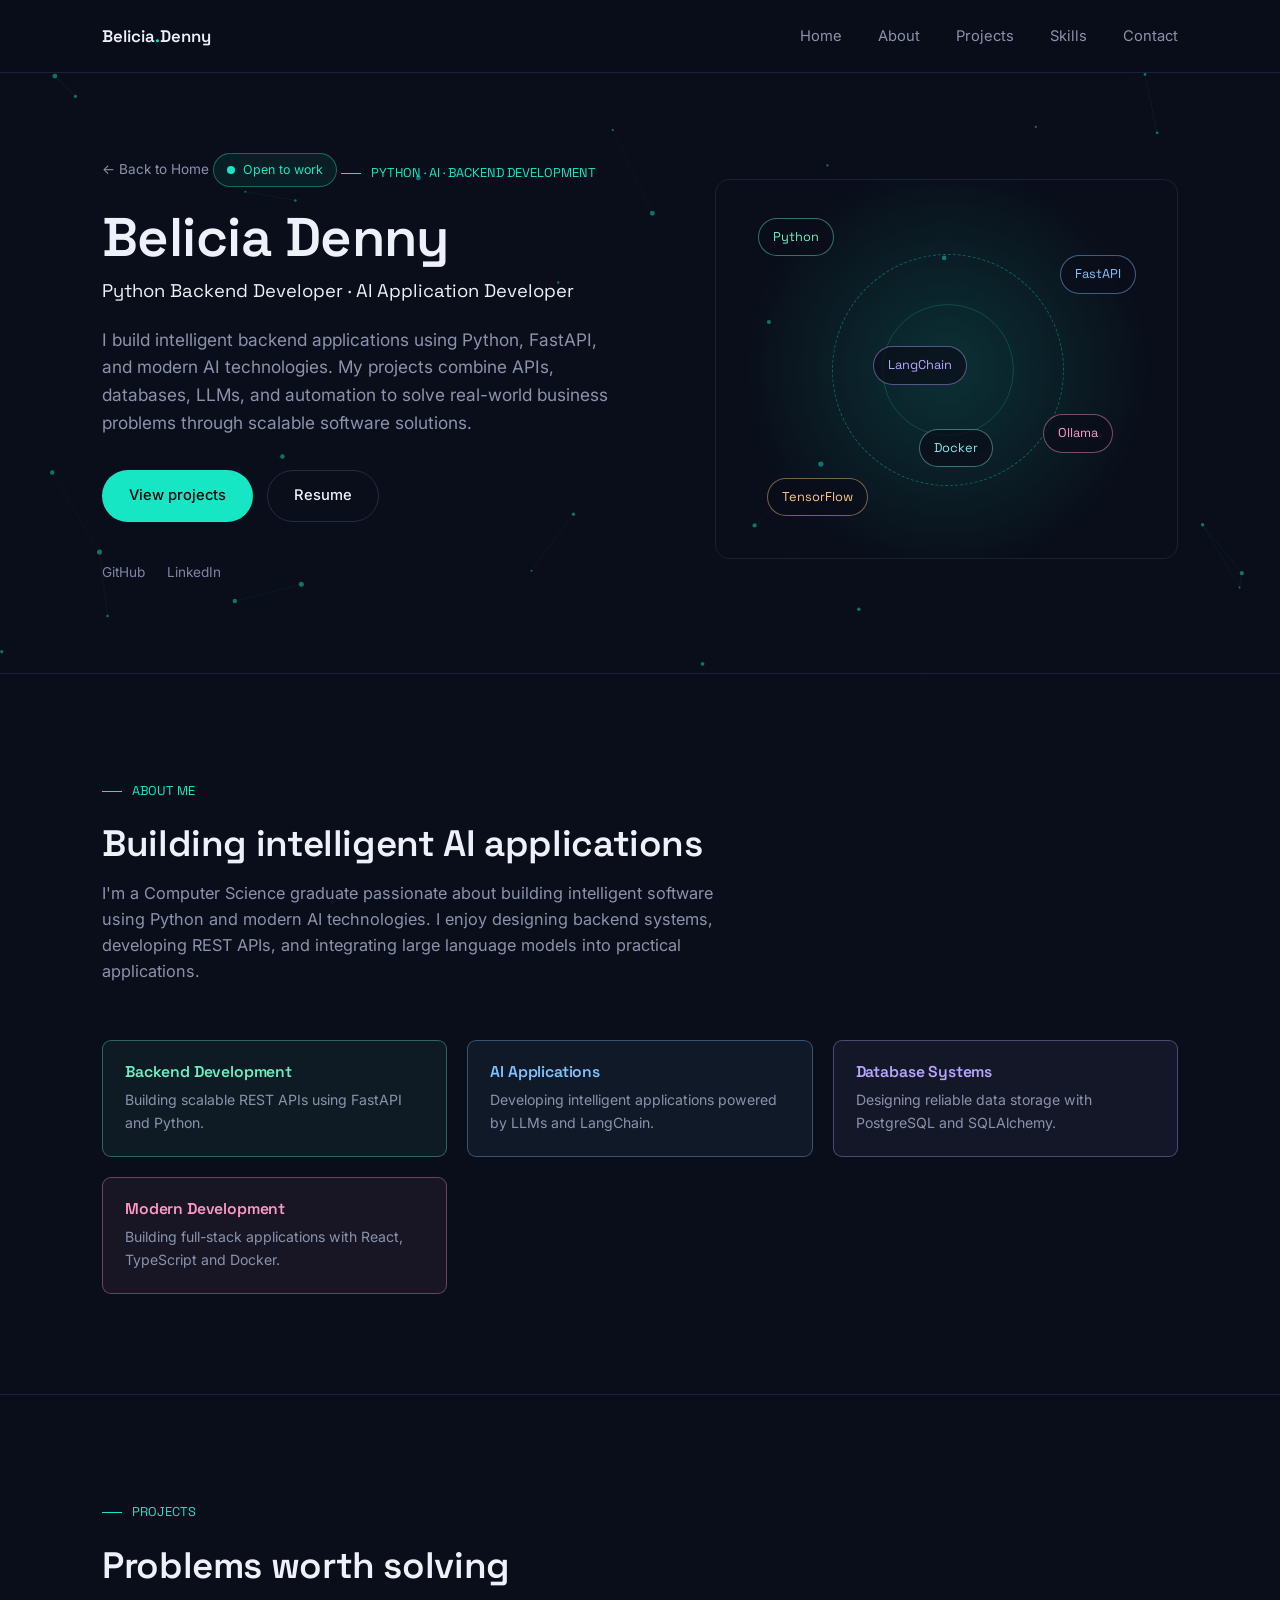
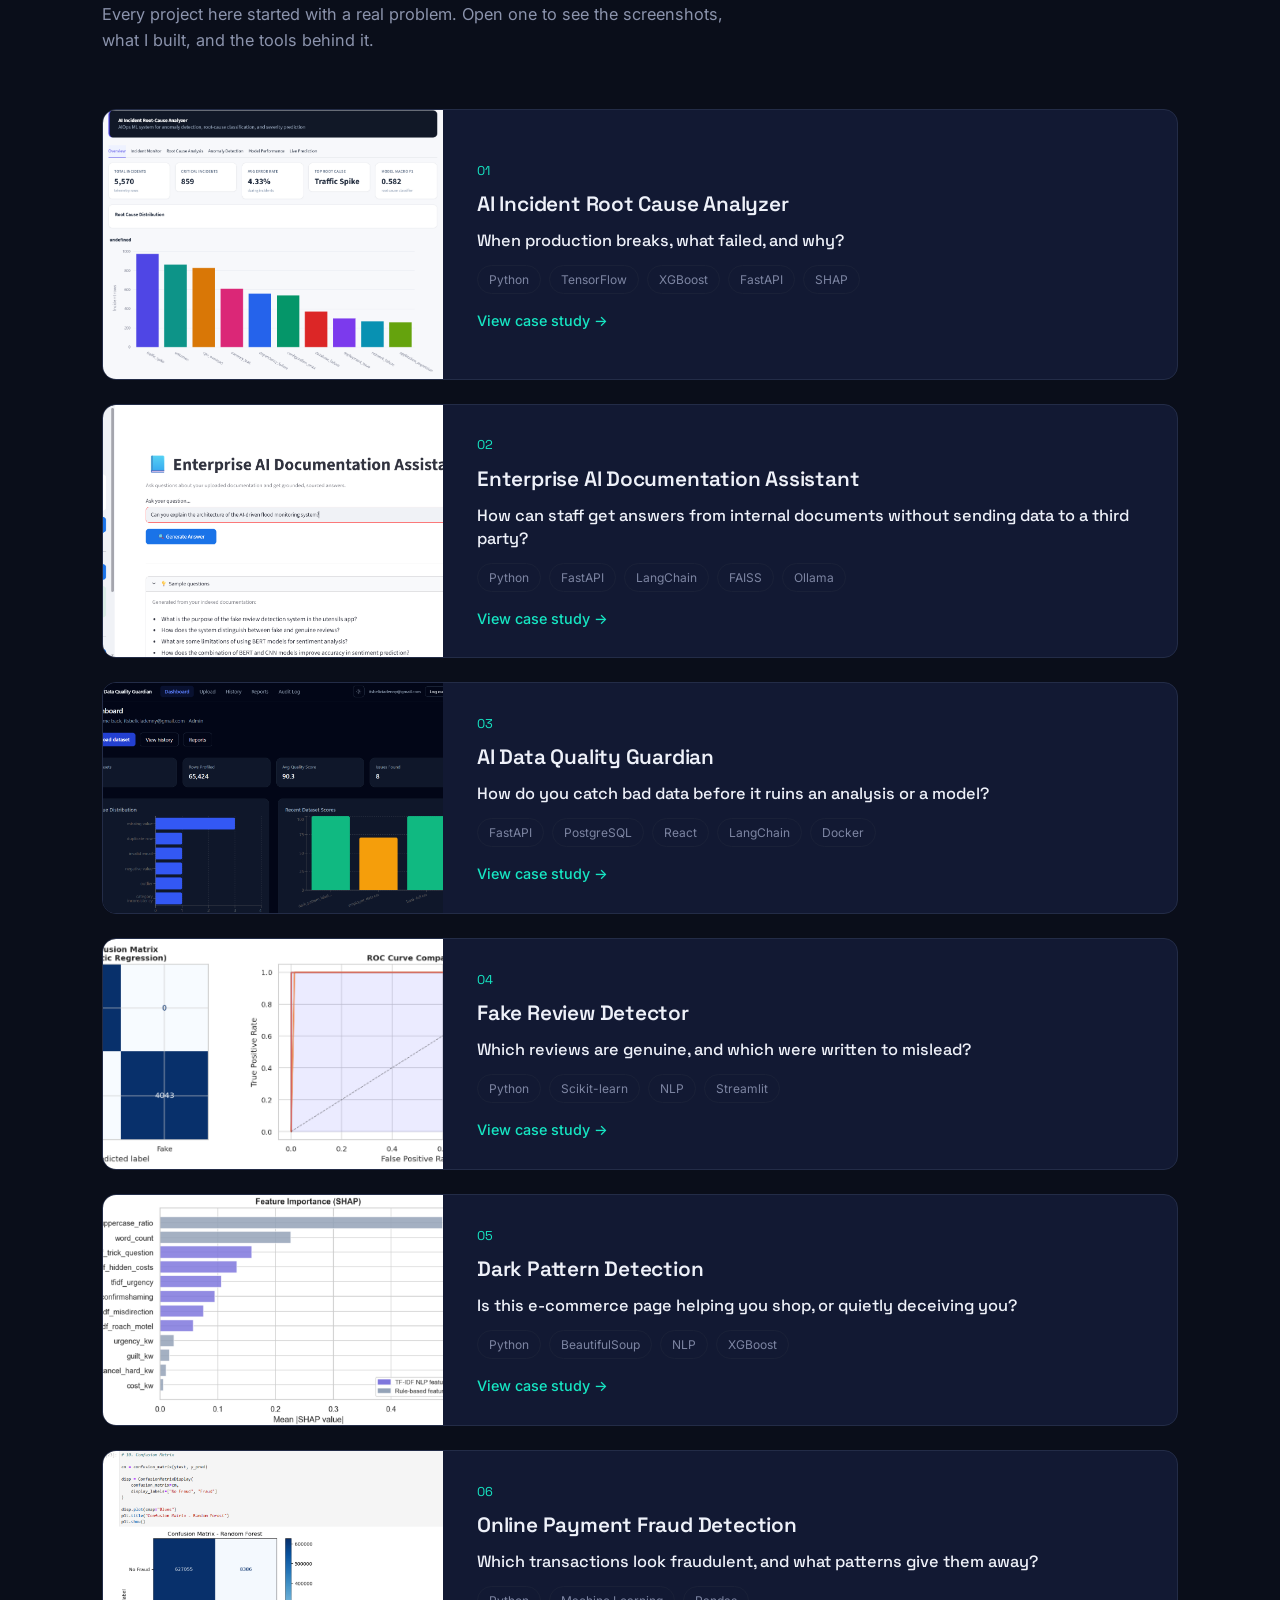
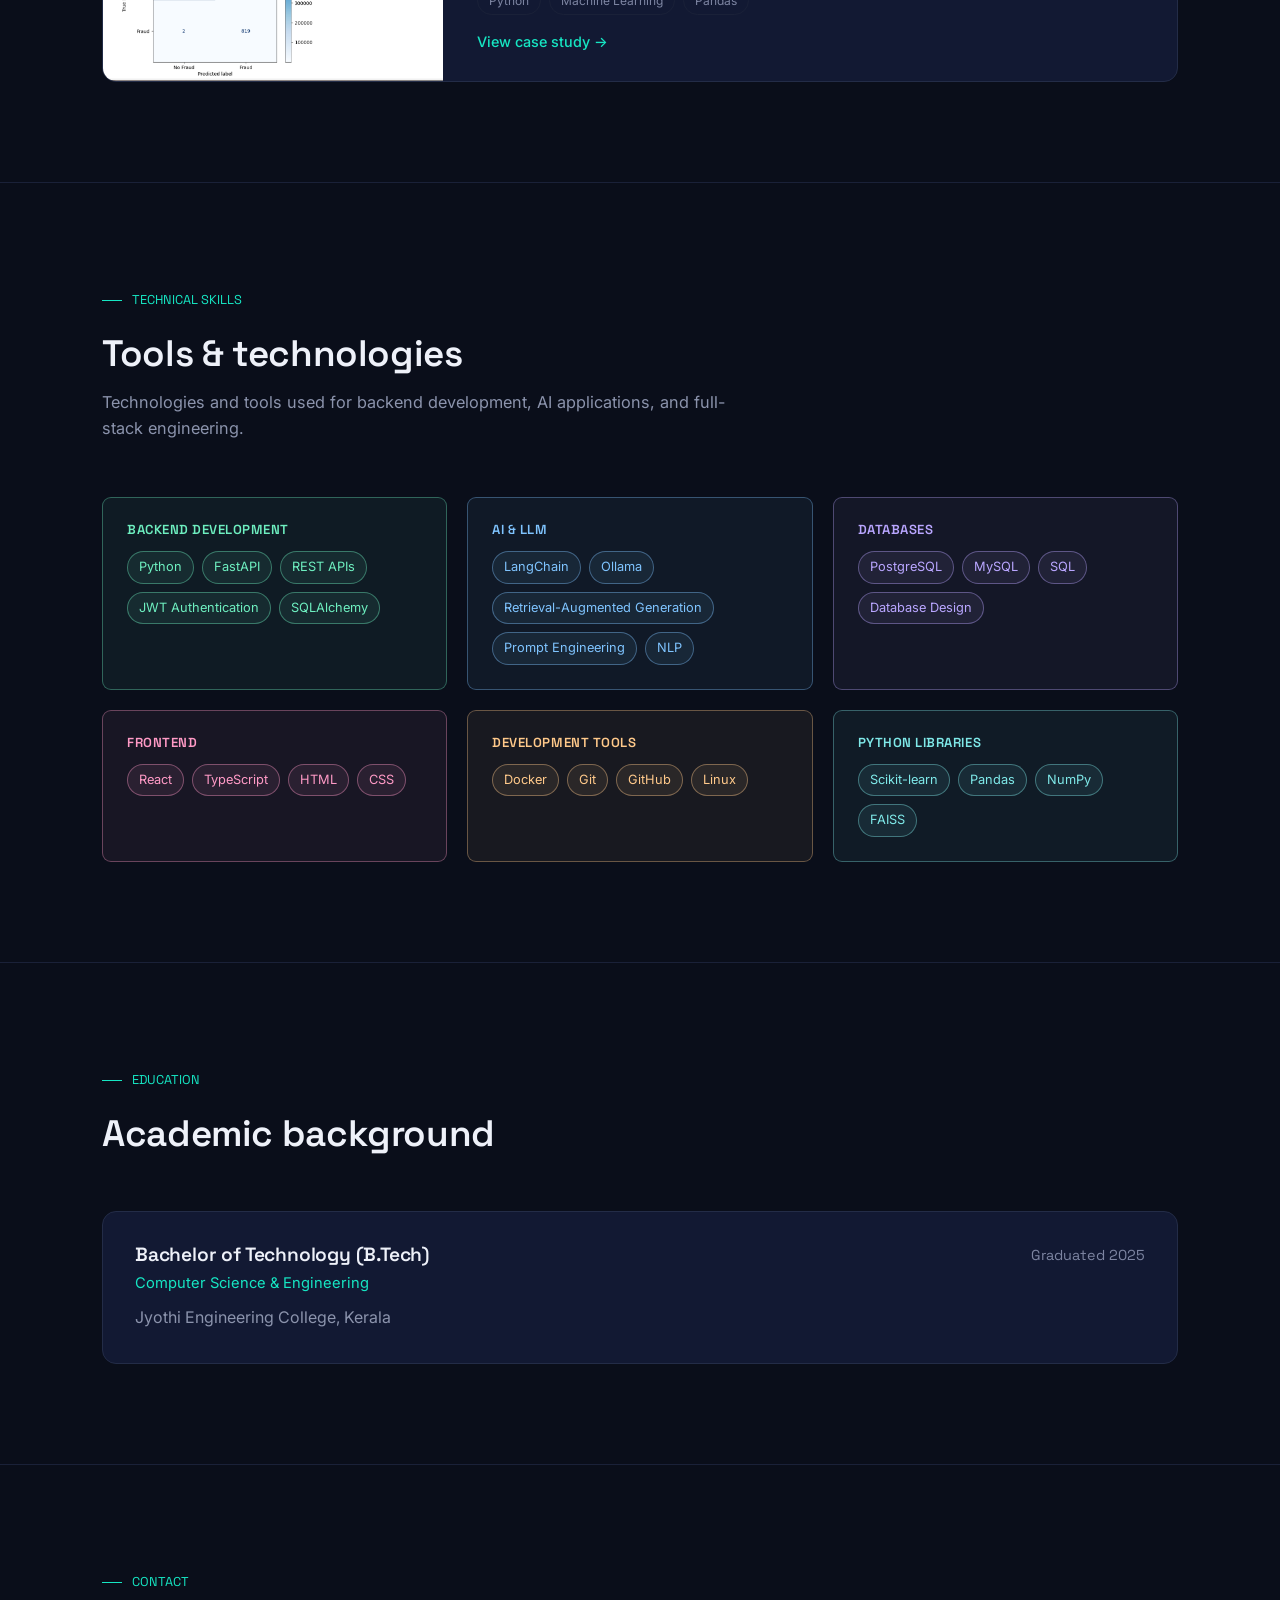
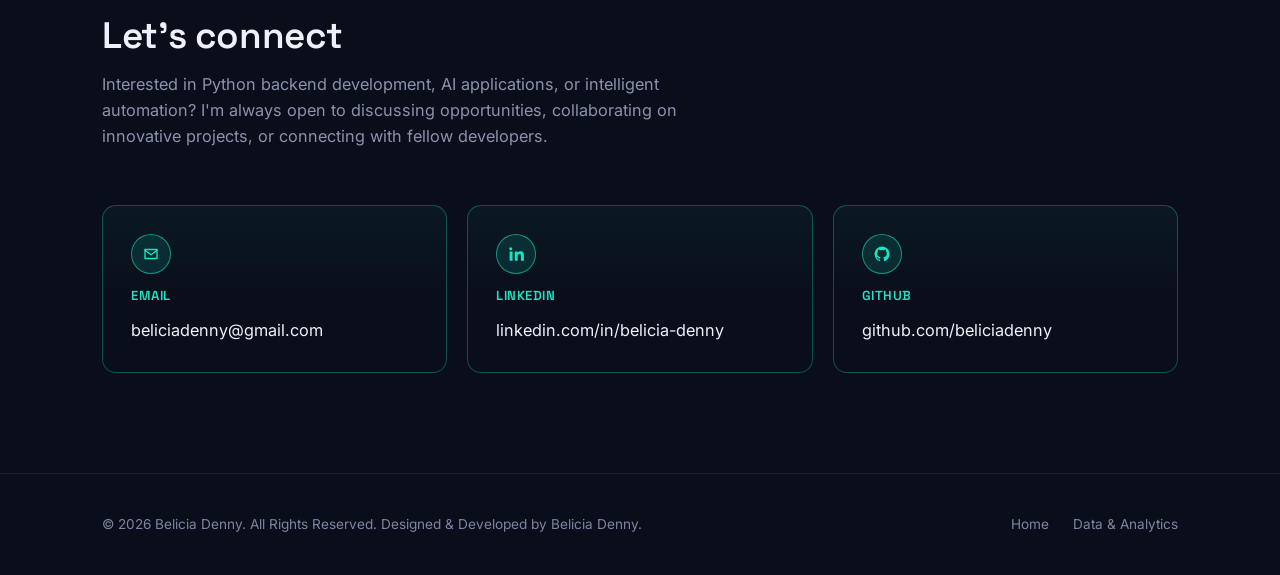
<file: python-ai/index.html>
<!DOCTYPE html>
<html lang="en">
<head>
<meta charset="UTF-8">
<meta name="viewport" content="width=device-width, initial-scale=1.0">
<title>Belicia Denny | Python &amp; AI Applications</title>
<meta name="description" content="Portfolio of Belicia Denny showcasing Python backend development, AI applications, FastAPI, LLM integration, and intelligent software solutions.">
<link rel="preconnect" href="https://fonts.googleapis.com">
<link rel="preconnect" href="https://fonts.gstatic.com" crossorigin>
<link href="https://fonts.googleapis.com/css2?family=Space+Grotesk:wght@500;600;700&family=Inter:wght@400;500;600&display=swap" rel="stylesheet">
<link rel="stylesheet" href="../assets/css/style.css">
</head>
<body>

<nav class="nav">
  <div class="wrap">
    <a href="../index.html" class="nav-name">Belicia<span>.</span>Denny</a>
    <ul class="nav-links">
      <li><a href="../index.html">Home</a></li>
      <li><a href="#about">About</a></li>
      <li><a href="#projects">Projects</a></li>
      <li><a href="#skills">Skills</a></li>
      <li><a href="#contact">Contact</a></li>
    </ul>
    <button class="nav-toggle" aria-label="Toggle menu" aria-expanded="false">☰</button>
  </div>
</nav>

<header class="hero">
  <canvas class="hero-canvas"></canvas>
  <div class="wrap">
    <div class="hero-copy">
      <a href="../index.html" class="back-link">← Back to Home</a>
      <span class="open-badge"><i></i>Open to work</span>
      <div class="eyebrow">PYTHON · AI · BACKEND DEVELOPMENT</div>
      <h1>Belicia Denny</h1>
      <p class="role-line">Python Backend Developer · AI Application Developer</p>
      <p class="lede">I build intelligent backend applications using Python, FastAPI, and modern AI technologies. My projects combine APIs, databases, LLMs, and automation to solve real-world business problems through scalable software solutions.</p>
      <div class="hero-actions">
        <a href="#projects" class="btn btn-primary">View projects</a>
        <a href="../assets/resume/resume-ai.pdf" target="_blank" rel="noopener" class="btn btn-ghost">Resume</a>
      </div>
      <div class="hero-socials">
        <a href="https://github.com/beliciadenny" target="_blank" rel="noopener">GitHub</a>
        <a href="https://linkedin.com/in/belicia-denny" target="_blank" rel="noopener">LinkedIn</a>
      </div>
    </div>
    <div class="hero-visual" aria-hidden="true">
      <span class="float-chip">Python</span>
      <span class="float-chip">FastAPI</span>
      <span class="float-chip">LangChain</span>
      <span class="float-chip">Ollama</span>
      <span class="float-chip">TensorFlow</span>
      <span class="float-chip">Docker</span>
    </div>
  </div>
</header>

<section class="section" id="about">
  <div class="wrap">
    <div class="section-head">
      <div class="eyebrow">ABOUT ME</div>
      <h2>Building intelligent AI applications</h2>
      <p>I'm a Computer Science graduate passionate about building intelligent software using Python and modern AI technologies. I enjoy designing backend systems, developing REST APIs, and integrating large language models into practical applications.</p>
    </div>
    <div class="feature-grid">
      <div class="feature-item">
        <h4>Backend Development</h4>
        <p>Building scalable REST APIs using FastAPI and Python.</p>
      </div>
      <div class="feature-item">
        <h4>AI Applications</h4>
        <p>Developing intelligent applications powered by LLMs and LangChain.</p>
      </div>
      <div class="feature-item">
        <h4>Database Systems</h4>
        <p>Designing reliable data storage with PostgreSQL and SQLAlchemy.</p>
      </div>
      <div class="feature-item">
        <h4>Modern Development</h4>
        <p>Building full-stack applications with React, TypeScript and Docker.</p>
      </div>
    </div>
  </div>
</section>

<section class="section" id="projects">
  <div class="wrap">
    <div class="section-head">
      <div class="eyebrow">PROJECTS</div>
      <h2>Problems worth solving</h2>
      <p>Every project here started with a real problem. Open one to see the screenshots, what I built, and the tools behind it.</p>
    </div>

    <div class="project-list">

      <!-- 01 AI Incident Root Cause Analyzer -->
      <article class="project-row"
        data-title="AI Incident Root Cause Analyzer"
        data-images="../assets/images/incident.png"
        data-captions="Dashboard">
        <div class="row-media"><img src="../assets/images/incident.png" alt="AI Incident Root Cause Analyzer dashboard" loading="lazy"></div>
        <div class="row-body">
          <span class="row-index">01</span>
          <h3>AI Incident Root Cause Analyzer</h3>
          <p class="row-question">When production breaks, what failed, and why?</p>
          <div class="row-tags"><span>Python</span><span>TensorFlow</span><span>XGBoost</span><span>FastAPI</span><span>SHAP</span></div>
          <button type="button" class="row-open" aria-label="Open case study: AI Incident Root Cause Analyzer">View case study <span class="arrow">→</span></button>
        </div>
        <div class="case-content" hidden>
          <p class="case-eyebrow">Case 01 · AIOps &amp; Deep Learning</p>
          <h3>AI Incident Root Cause Analyzer</h3>
          <p class="case-question">When production breaks, what failed, and why?</p>
          <h4>What I did</h4>
          <ul>
            <li>Built an AIOps system that analyzes application telemetry to detect anomalies, using a classical anomaly detector alongside a deep-learning LSTM Autoencoder.</li>
            <li>Classified the most likely root cause of each incident and predicted its severity.</li>
            <li>Explained every prediction with SHAP so the reasoning is visible instead of a black box.</li>
            <li>Exposed everything through a FastAPI REST API and an interactive Streamlit dashboard, with PostgreSQL storage and Docker Compose.</li>
          </ul>
          <h4>Tech stack</h4>
          <div class="case-tags"><span>Python</span><span>Pandas</span><span>NumPy</span><span>Scikit-learn</span><span>XGBoost</span><span>TensorFlow</span><span>Keras</span><span>SHAP</span><span>FastAPI</span><span>Pydantic</span><span>Uvicorn</span><span>Streamlit</span><span>Plotly</span><span>Matplotlib</span><span>PostgreSQL</span><span>SQLAlchemy</span><span>Docker</span><span>Docker Compose</span><span>pytest</span><span>Git</span></div>
          <div class="case-links">
            <a class="btn btn-primary" href="https://github.com/beliciadenny/ai-incident-root-cause-analyzer" target="_blank" rel="noopener">View on GitHub</a>
          </div>
        </div>
      </article>

      <!-- 02 Enterprise AI Documentation Assistant -->
      <article class="project-row"
        data-title="Enterprise AI Documentation Assistant"
        data-images="../assets/images/ai-enterprice.png"
        data-captions="Streamlit interface">
        <div class="row-media"><img src="../assets/images/ai-enterprice.png" alt="Enterprise AI Documentation Assistant interface" loading="lazy"></div>
        <div class="row-body">
          <span class="row-index">02</span>
          <h3>Enterprise AI Documentation Assistant</h3>
          <p class="row-question">How can staff get answers from internal documents without sending data to a third party?</p>
          <div class="row-tags"><span>Python</span><span>FastAPI</span><span>LangChain</span><span>FAISS</span><span>Ollama</span></div>
          <button type="button" class="row-open" aria-label="Open case study: Enterprise AI Documentation Assistant">View case study <span class="arrow">→</span></button>
        </div>
        <div class="case-content" hidden>
          <p class="case-eyebrow">Case 02 · GenAI &amp; RAG</p>
          <h3>Enterprise AI Documentation Assistant</h3>
          <p class="case-question">How can staff get answers from internal documents without sending data to a third party?</p>
          <h4>What I did</h4>
          <ul>
            <li>Built a Retrieval-Augmented Generation (RAG) application for semantic document search and question answering.</li>
            <li>Ran it on a locally hosted Llama 3.2 model through Ollama, so documents stay on the machine instead of going to a hosted API.</li>
            <li>Used LangChain and FAISS for retrieval, a FastAPI backend, and a Streamlit interface.</li>
          </ul>
          <h4>Tech stack</h4>
          <div class="case-tags"><span>Python</span><span>FastAPI</span><span>LangChain</span><span>FAISS</span><span>Ollama</span><span>Llama 3.2</span><span>Streamlit</span></div>
          <div class="case-links">
            <a class="btn btn-primary" href="https://github.com/beliciadenny/enterprise-ai-documentation-assistant" target="_blank" rel="noopener">View on GitHub</a>
          </div>
        </div>
      </article>

      <!-- 03 AI Data Quality Guardian -->
      <article class="project-row"
        data-title="AI Data Quality Guardian"
        data-images="../assets/images/data-quality-guardian.png"
        data-captions="Application">
        <div class="row-media"><img src="../assets/images/data-quality-guardian.png" alt="AI Data Quality Guardian application" loading="lazy"></div>
        <div class="row-body">
          <span class="row-index">03</span>
          <h3>AI Data Quality Guardian</h3>
          <p class="row-question">How do you catch bad data before it ruins an analysis or a model?</p>
          <div class="row-tags"><span>FastAPI</span><span>PostgreSQL</span><span>React</span><span>LangChain</span><span>Docker</span></div>
          <button type="button" class="row-open" aria-label="Open case study: AI Data Quality Guardian">View case study <span class="arrow">→</span></button>
        </div>
        <div class="case-content" hidden>
          <p class="case-eyebrow">Case 03 · Full-Stack AI</p>
          <h3>AI Data Quality Guardian</h3>
          <p class="case-question">How do you catch bad data before it ruins an analysis or a model?</p>
          <h4>What I did</h4>
          <ul>
            <li>Built a full-stack web application that profiles CSV and Excel datasets, validates them against rules and scores their quality.</li>
            <li>Used LangChain with a local Ollama model to explain issues and recommend cleaning steps.</li>
            <li>Designed the FastAPI REST backend on PostgreSQL, with a React and TypeScript frontend, JWT authentication and role-based access.</li>
            <li>Added audit logging and PDF report generation, and packaged everything with Docker Compose.</li>
          </ul>
          <h4>Tech stack</h4>
          <div class="case-tags"><span>Python</span><span>FastAPI</span><span>React</span><span>TypeScript</span><span>PostgreSQL</span><span>Docker</span><span>LangChain</span><span>Ollama</span></div>
          <p class="case-note">Designed for local deployment with Docker Compose. The full source code, setup guide and documentation are in the GitHub repository.</p>
          <div class="case-links">
            <a class="btn btn-primary" href="https://github.com/beliciadenny/ai-data-quality-guardian" target="_blank" rel="noopener">View on GitHub</a>
          </div>
        </div>
      </article>

      <!-- 04 Fake Review Detector -->
      <article class="project-row"
        data-title="Fake Review Detector"
        data-images="../assets/images/fake-review.png"
        data-captions="Streamlit app">
        <div class="row-media"><img src="../assets/images/fake-review.png" alt="Fake Review Detector app" loading="lazy"></div>
        <div class="row-body">
          <span class="row-index">04</span>
          <h3>Fake Review Detector</h3>
          <p class="row-question">Which reviews are genuine, and which were written to mislead?</p>
          <div class="row-tags"><span>Python</span><span>Scikit-learn</span><span>NLP</span><span>Streamlit</span></div>
          <button type="button" class="row-open" aria-label="Open case study: Fake Review Detector">View case study <span class="arrow">→</span></button>
        </div>
        <div class="case-content" hidden>
          <p class="case-eyebrow">Case 04 · NLP &amp; Machine Learning</p>
          <h3>Fake Review Detector</h3>
          <p class="case-question">Which reviews are genuine, and which were written to mislead?</p>
          <h4>What I did</h4>
          <ul>
            <li>Built an NLP classifier that flags fraudulent business reviews using TF-IDF feature extraction and a Random Forest model.</li>
            <li>Packaged it as an interactive Streamlit app and deployed it live on Streamlit Cloud.</li>
          </ul>
          <h4>Tech stack</h4>
          <div class="case-tags"><span>Python</span><span>Scikit-learn</span><span>NLP</span><span>TF-IDF</span><span>Random Forest</span><span>Streamlit</span></div>
          <div class="case-links">
            <a class="btn btn-primary" href="https://fake-review-detector-enpfumjyh4c6ckupxexppl.streamlit.app/" target="_blank" rel="noopener">Live demo</a>
            <a class="btn btn-ghost" href="https://github.com/beliciadenny/Fake-Review-Detector" target="_blank" rel="noopener">View on GitHub</a>
          </div>
        </div>
      </article>

      <!-- 05 Dark Pattern Detection -->
      <article class="project-row"
        data-title="Dark Pattern Detection"
        data-images="../assets/images/dark-pattern.png"
        data-captions="Dashboard">
        <div class="row-media"><img src="../assets/images/dark-pattern.png" alt="Dark Pattern Detection dashboard" loading="lazy"></div>
        <div class="row-body">
          <span class="row-index">05</span>
          <h3>Dark Pattern Detection</h3>
          <p class="row-question">Is this e-commerce page helping you shop, or quietly deceiving you?</p>
          <div class="row-tags"><span>Python</span><span>BeautifulSoup</span><span>NLP</span><span>XGBoost</span></div>
          <button type="button" class="row-open" aria-label="Open case study: Dark Pattern Detection">View case study <span class="arrow">→</span></button>
        </div>
        <div class="case-content" hidden>
          <p class="case-eyebrow">Case 05 · NLP &amp; Machine Learning</p>
          <h3>Dark Pattern Detection</h3>
          <p class="case-question">Is this e-commerce page helping you shop, or quietly deceiving you?</p>
          <h4>What I did</h4>
          <ul>
            <li>Automated web scraping with BeautifulSoup to collect e-commerce page content.</li>
            <li>Used NLP feature extraction and an XGBoost classifier to detect deceptive interface patterns.</li>
            <li>Mapped the findings to regulatory guidelines and visualized them in an interactive dashboard.</li>
          </ul>
          <h4>Tech stack</h4>
          <div class="case-tags"><span>Python</span><span>BeautifulSoup</span><span>NLP</span><span>XGBoost</span><span>SHAP</span><span>Power BI</span></div>
          <div class="case-links">
            <a class="btn btn-primary" href="https://github.com/beliciadenny/dark-pattern-detection" target="_blank" rel="noopener">View on GitHub</a>
          </div>
        </div>
      </article>

      <!-- 06 Online Payment Fraud Detection -->
      <article class="project-row"
        data-title="Online Payment Fraud Detection"
        data-images="../assets/images/fraud-detection.png"
        data-captions="Model results">
        <div class="row-media"><img src="../assets/images/fraud-detection.png" alt="Online Payment Fraud Detection results" loading="lazy"></div>
        <div class="row-body">
          <span class="row-index">06</span>
          <h3>Online Payment Fraud Detection</h3>
          <p class="row-question">Which transactions look fraudulent, and what patterns give them away?</p>
          <div class="row-tags"><span>Python</span><span>Machine Learning</span><span>Pandas</span></div>
          <button type="button" class="row-open" aria-label="Open case study: Online Payment Fraud Detection">View case study <span class="arrow">→</span></button>
        </div>
        <div class="case-content" hidden>
          <p class="case-eyebrow">Case 06 · Machine Learning</p>
          <h3>Online Payment Fraud Detection</h3>
          <p class="case-question">Which transactions look fraudulent, and what patterns give them away?</p>
          <h4>What I did</h4>
          <ul>
            <li>Trained a machine learning model to flag suspicious financial transactions from behavioral and transaction patterns.</li>
            <li>Prepared and analyzed the transaction data with Pandas before modeling.</li>
          </ul>
          <h4>Tech stack</h4>
          <div class="case-tags"><span>Python</span><span>Machine Learning</span><span>Pandas</span></div>
          <div class="case-links">
            <a class="btn btn-primary" href="https://github.com/beliciadenny/Online_Payments_Fraud_Detection-MLProject" target="_blank" rel="noopener">View on GitHub</a>
          </div>
        </div>
      </article>

    </div>
  </div>
</section>

<section class="section" id="skills">
  <div class="wrap">
    <div class="section-head">
      <div class="eyebrow">TECHNICAL SKILLS</div>
      <h2>Tools &amp; technologies</h2>
      <p>Technologies and tools used for backend development, AI applications, and full-stack engineering.</p>
    </div>
    <div class="skills-grid">
      <div class="skill-card">
        <h4>BACKEND DEVELOPMENT</h4>
        <div class="skill-tags"><span>Python</span><span>FastAPI</span><span>REST APIs</span><span>JWT Authentication</span><span>SQLAlchemy</span></div>
      </div>
      <div class="skill-card">
        <h4>AI &amp; LLM</h4>
        <div class="skill-tags"><span>LangChain</span><span>Ollama</span><span>Retrieval-Augmented Generation</span><span>Prompt Engineering</span><span>NLP</span></div>
      </div>
      <div class="skill-card">
        <h4>DATABASES</h4>
        <div class="skill-tags"><span>PostgreSQL</span><span>MySQL</span><span>SQL</span><span>Database Design</span></div>
      </div>
      <div class="skill-card">
        <h4>FRONTEND</h4>
        <div class="skill-tags"><span>React</span><span>TypeScript</span><span>HTML</span><span>CSS</span></div>
      </div>
      <div class="skill-card">
        <h4>DEVELOPMENT TOOLS</h4>
        <div class="skill-tags"><span>Docker</span><span>Git</span><span>GitHub</span><span>Linux</span></div>
      </div>
      <div class="skill-card">
        <h4>PYTHON LIBRARIES</h4>
        <div class="skill-tags"><span>Scikit-learn</span><span>Pandas</span><span>NumPy</span><span>FAISS</span></div>
      </div>
    </div>
  </div>
</section>

<section class="section" id="education">
  <div class="wrap">
    <div class="section-head">
      <div class="eyebrow">EDUCATION</div>
      <h2>Academic background</h2>
    </div>
    <div class="edu-card">
      <div>
        <h3>Bachelor of Technology (B.Tech)</h3>
        <div class="edu-sub">Computer Science &amp; Engineering</div>
        <p>Jyothi Engineering College, Kerala</p>
      </div>
      <div class="edu-year">Graduated 2025</div>
    </div>
  </div>
</section>

<section class="section" id="contact">
  <div class="wrap">
    <div class="section-head">
      <div class="eyebrow">CONTACT</div>
      <h2>Let's connect</h2>
      <p>Interested in Python backend development, AI applications, or intelligent automation? I'm always open to discussing opportunities, collaborating on innovative projects, or connecting with fellow developers.</p>
    </div>
    <div class="contact-grid">
      <a class="contact-card" href="mailto:beliciadenny@gmail.com">
        <div class="contact-icon">
          <svg viewBox="0 0 24 24" fill="none" stroke="currentColor" stroke-width="1.8" stroke-linecap="round" stroke-linejoin="round"><path d="M4 6h16v12H4z"/><path d="m4 7 8 6 8-6"/></svg>
        </div>
        <h4>EMAIL</h4>
        <div class="value">beliciadenny@gmail.com</div>
      </a>
      <a class="contact-card" href="https://linkedin.com/in/belicia-denny" target="_blank" rel="noopener">
        <div class="contact-icon">
          <svg viewBox="0 0 24 24" fill="currentColor"><path d="M6.94 5a2 2 0 1 1-4 0 2 2 0 0 1 4 0ZM3.5 8.75h3.9V21h-3.9V8.75Zm6.8 0h3.74v1.68h.05c.52-.96 1.8-1.98 3.7-1.98 3.96 0 4.7 2.5 4.7 5.76V21h-3.9v-5.9c0-1.4-.03-3.2-2-3.2-2 0-2.3 1.5-2.3 3.1V21h-3.9V8.75Z"/></svg>
        </div>
        <h4>LINKEDIN</h4>
        <div class="value">linkedin.com/in/belicia-denny</div>
      </a>
      <a class="contact-card" href="https://github.com/beliciadenny" target="_blank" rel="noopener">
        <div class="contact-icon">
          <svg viewBox="0 0 24 24" fill="currentColor"><path d="M12 2a10 10 0 0 0-3.16 19.49c.5.09.68-.22.68-.48v-1.7c-2.78.6-3.37-1.34-3.37-1.34-.46-1.16-1.11-1.47-1.11-1.47-.9-.62.07-.6.07-.6 1 .07 1.53 1.03 1.53 1.03.9 1.52 2.34 1.08 2.91.83.09-.65.35-1.08.63-1.33-2.22-.25-4.56-1.11-4.56-4.95 0-1.1.39-2 1.03-2.7-.1-.25-.45-1.27.1-2.65 0 0 .84-.27 2.75 1.03a9.4 9.4 0 0 1 5 0c1.9-1.3 2.75-1.03 2.75-1.03.55 1.38.2 2.4.1 2.65.64.7 1.03 1.6 1.03 2.7 0 3.85-2.34 4.7-4.57 4.94.36.31.68.93.68 1.87v2.77c0 .27.18.58.69.48A10 10 0 0 0 12 2Z"/></svg>
        </div>
        <h4>GITHUB</h4>
        <div class="value">github.com/beliciadenny</div>
      </a>
    </div>
  </div>
</section>

<footer class="site-footer">
  <div class="wrap footer-row">
    <p>© 2026 Belicia Denny. All Rights Reserved. Designed &amp; Developed by Belicia Denny.</p>
    <div class="footer-links">
      <a href="../index.html">Home</a>
      <a href="../data-analytics/">Data &amp; Analytics</a>
    </div>
  </div>
</footer>

<script src="../assets/js/main.js"></script>
</body>
</html>
</file>
<file: assets/css/style.css>
/* ==========================================================================
   Belicia Denny: portfolio design system
   Deep navy base, one neon teal accent, pastel category colours.
   ========================================================================== */

:root {
  --bg: #0a0e1a;
  --bg-elevated: #0d1220;
  --card: #121933;
  --border: #232c47;
  --border-soft: #1a2138;

  --text: #eef1f9;
  --text-muted: #8b93ac;
  --text-faint: #7d85a2;

  --accent: #16e6c3;
  --accent-rgb: 22, 230, 195;
  --accent-soft: rgba(22, 230, 195, 0.12);

  --font-display: "Space Grotesk", "Segoe UI", sans-serif;
  --font-body: "Inter", "Segoe UI", sans-serif;

  --max: 1140px;
  --radius: 14px;
  --radius-sm: 9px;
  --ease: cubic-bezier(0.16, 1, 0.3, 1);
}

* { box-sizing: border-box; }

html {
  scroll-behavior: smooth;
  scroll-padding-top: 84px;
}

html.modal-open { overflow: hidden; }

@media (prefers-reduced-motion: reduce) {
  html { scroll-behavior: auto; }
  *, *::before, *::after {
    animation-duration: 0.001ms !important;
    animation-iteration-count: 1 !important;
    transition-duration: 0.001ms !important;
  }
}

body {
  margin: 0;
  background: var(--bg);
  color: var(--text);
  font-family: var(--font-body);
  font-size: 16px;
  line-height: 1.6;
  -webkit-font-smoothing: antialiased;
}

img { max-width: 100%; display: block; }
a { color: inherit; text-decoration: none; }

h1, h2, h3, h4 {
  font-family: var(--font-display);
  font-weight: 600;
  line-height: 1.15;
  margin: 0;
  letter-spacing: -0.01em;
}

p { margin: 0; color: var(--text-muted); }

.wrap { max-width: var(--max); margin: 0 auto; padding: 0 32px; }
@media (max-width: 640px) { .wrap { padding: 0 20px; } }

::selection { background: var(--accent-soft); color: var(--text); }

a:focus-visible,
button:focus-visible {
  outline: 2px solid var(--accent);
  outline-offset: 3px;
  border-radius: 4px;
}

/* Pastel palette. Elements set --c (an "r, g, b" triple) and reuse it. */
.skill-card, .feature-item, .float-chip { --c: 110, 239, 192; }
.skill-card:nth-child(6n+2), .feature-item:nth-child(6n+2), .float-chip:nth-child(6n+2) { --c: 127, 196, 255; }
.skill-card:nth-child(6n+3), .feature-item:nth-child(6n+3), .float-chip:nth-child(6n+3) { --c: 185, 166, 255; }
.skill-card:nth-child(6n+4), .feature-item:nth-child(6n+4), .float-chip:nth-child(6n+4) { --c: 255, 154, 198; }
.skill-card:nth-child(6n+5), .feature-item:nth-child(6n+5), .float-chip:nth-child(6n+5) { --c: 255, 201, 138; }
.skill-card:nth-child(6n+6), .feature-item:nth-child(6n+6), .float-chip:nth-child(6n+6) { --c: 127, 233, 233; }

/* ---------- Nav ---------- */
.nav {
  position: sticky;
  top: 0;
  z-index: 50;
  background: rgba(10, 14, 26, 0.78);
  backdrop-filter: blur(14px);
  -webkit-backdrop-filter: blur(14px);
  border-bottom: 1px solid var(--border-soft);
}

.nav .wrap {
  display: flex;
  align-items: center;
  justify-content: space-between;
  height: 72px;
}

.nav-name { font-family: var(--font-display); font-size: 1.05rem; font-weight: 600; }
.nav-name span { color: var(--accent); text-shadow: 0 0 12px rgba(var(--accent-rgb), 0.6); }

.nav-links { display: flex; gap: 36px; list-style: none; margin: 0; padding: 0; }

.nav-links a {
  position: relative;
  font-size: 0.92rem;
  color: var(--text-muted);
  transition: color 0.2s var(--ease);
}
.nav-links a:hover { color: var(--text); }
.nav-links a::after {
  content: "";
  position: absolute;
  left: 0; right: 0; bottom: -6px;
  height: 2px;
  background: var(--accent);
  transform: scaleX(0);
  transform-origin: left;
  transition: transform 0.25s var(--ease);
}
.nav-links a:hover::after { transform: scaleX(1); }

.nav-toggle {
  display: none;
  width: 40px; height: 40px;
  background: none;
  border: 1px solid var(--border);
  border-radius: 8px;
  color: var(--text);
  font-size: 1.1rem;
  cursor: pointer;
}

@media (max-width: 800px) {
  .nav-links {
    position: fixed;
    top: 72px; left: 0; right: 0;
    flex-direction: column;
    gap: 0;
    background: var(--bg-elevated);
    border-bottom: 1px solid var(--border-soft);
    max-height: 0;
    overflow: hidden;
    transition: max-height 0.3s var(--ease);
  }
  .nav-links.open { max-height: 360px; }
  .nav-links li { border-top: 1px solid var(--border-soft); }
  .nav-links a { display: block; padding: 16px 32px; }
  .nav-toggle { display: block; }
}

/* ---------- Buttons ---------- */
@keyframes neonPulse {
  0%, 100% { box-shadow: 0 0 0 0 rgba(var(--accent-rgb), 0); }
  50%      { box-shadow: 0 0 22px 3px rgba(var(--accent-rgb), 0.4); }
}

.btn {
  display: inline-flex;
  align-items: center;
  gap: 8px;
  padding: 13px 26px;
  border-radius: 999px;
  font-size: 0.92rem;
  font-weight: 500;
  font-family: var(--font-body);
  border: 1px solid transparent;
  cursor: pointer;
  transition: transform 0.2s var(--ease), border-color 0.2s var(--ease), color 0.2s var(--ease), box-shadow 0.2s var(--ease);
}

.btn-primary { background: var(--accent); color: #06090f; animation: neonPulse 2.6s ease-in-out infinite; }
.btn-primary:hover { transform: translateY(-2px); animation: none; box-shadow: 0 0 26px 5px rgba(var(--accent-rgb), 0.55); }

.btn-ghost { background: transparent; border-color: var(--border); color: var(--text); }
.btn-ghost:hover { border-color: var(--accent); color: var(--accent); }

/* ---------- Hero ---------- */
@keyframes fadeUp {
  from { opacity: 0; transform: translateY(16px); }
  to   { opacity: 1; transform: translateY(0); }
}

.hero { position: relative; padding: 80px 0 88px; overflow: hidden; }

.hero-canvas {
  position: absolute;
  inset: 0;
  z-index: 0;
  opacity: 0.55;
  pointer-events: none;
}

.hero .wrap {
  position: relative;
  z-index: 1;
  display: grid;
  grid-template-columns: 1.1fr 0.9fr;
  gap: 48px;
  align-items: center;
}
@media (max-width: 900px) { .hero .wrap { grid-template-columns: 1fr; } }

.hero-copy > * { animation: fadeUp 0.65s var(--ease) both; }
.hero-copy > *:nth-child(2) { animation-delay: 0.05s; }
.hero-copy > *:nth-child(3) { animation-delay: 0.1s; }
.hero-copy > *:nth-child(4) { animation-delay: 0.15s; }
.hero-copy > *:nth-child(5) { animation-delay: 0.2s; }
.hero-copy > *:nth-child(6) { animation-delay: 0.25s; }
.hero-copy > *:nth-child(7) { animation-delay: 0.3s; }

.back-link {
  display: inline-flex;
  align-items: center;
  gap: 6px;
  margin-bottom: 22px;
  font-size: 0.85rem;
  color: var(--text-muted);
  transition: color 0.2s var(--ease), transform 0.2s var(--ease);
}
.back-link:hover { color: var(--accent); transform: translateX(-3px); }

.open-badge {
  display: inline-flex;
  align-items: center;
  gap: 8px;
  margin-bottom: 18px;
  padding: 6px 13px;
  font-size: 0.78rem;
  border-radius: 999px;
  border: 1px solid rgba(var(--accent-rgb), 0.4);
  background: rgba(var(--accent-rgb), 0.08);
  color: var(--accent);
}
.open-badge i {
  width: 8px; height: 8px;
  border-radius: 50%;
  background: var(--accent);
  animation: dotPulse 1.8s infinite;
}
@keyframes dotPulse {
  0%   { box-shadow: 0 0 0 0 rgba(var(--accent-rgb), 0.6); }
  70%  { box-shadow: 0 0 0 8px rgba(var(--accent-rgb), 0); }
  100% { box-shadow: 0 0 0 0 rgba(var(--accent-rgb), 0); }
}

.eyebrow {
  display: inline-flex;
  align-items: center;
  gap: 10px;
  margin-bottom: 22px;
  font-size: 0.8rem;
  font-family: var(--font-display);
  color: var(--accent);
}
.eyebrow::before { content: ""; width: 20px; height: 1px; background: var(--accent); }

.hero h1 { font-size: clamp(2.3rem, 4.6vw, 3.4rem); max-width: 14ch; }
.role-line { margin-top: 8px; font-family: var(--font-display); font-size: 1.15rem; color: var(--text); }
.hero .lede { margin-top: 20px; max-width: 46ch; font-size: 1.08rem; }

.hero-actions { display: flex; flex-wrap: wrap; gap: 14px; margin-top: 34px; }
.hero-socials { display: flex; gap: 22px; margin-top: 40px; }
.hero-socials a {
  font-size: 0.85rem;
  color: var(--text-faint);
  border-bottom: 1px solid transparent;
  transition: color 0.2s var(--ease), border-color 0.2s var(--ease);
}
.hero-socials a:hover { color: var(--accent); border-color: var(--accent); }

/* Glowing hero panel with floating skill chips */
@keyframes heroGlow {
  0%, 100% { box-shadow: inset 0 0 50px rgba(var(--accent-rgb), 0.08); }
  50%      { box-shadow: inset 0 0 85px rgba(var(--accent-rgb), 0.2); }
}
@keyframes spin { to { transform: rotate(360deg); } }
@keyframes floaty {
  0%, 100% { transform: translateY(0); }
  50%      { transform: translateY(-12px); }
}

.hero-visual {
  position: relative;
  height: 380px;
  overflow: hidden;
  border-radius: var(--radius);
  border: 1px solid var(--border-soft);
  background: radial-gradient(circle at 50% 50%, rgba(var(--accent-rgb), 0.16), transparent 70%);
  animation: heroGlow 4s ease-in-out infinite, fadeUp 0.75s var(--ease) 0.2s both;
}
@media (max-width: 900px) { .hero-visual { height: 240px; } }

.hero-visual::before,
.hero-visual::after {
  content: "";
  position: absolute;
  left: 50%; top: 50%;
  border-radius: 50%;
}
.hero-visual::before {
  width: 230px; height: 230px;
  margin: -115px 0 0 -115px;
  border: 1px dashed rgba(var(--accent-rgb), 0.35);
  animation: spin 28s linear infinite;
}
.hero-visual::after {
  width: 130px; height: 130px;
  margin: -65px 0 0 -65px;
  border: 1px solid rgba(var(--accent-rgb), 0.2);
  animation: spin 20s linear infinite reverse;
}

.float-chip {
  position: absolute;
  z-index: 1;
  padding: 8px 14px;
  font-family: var(--font-display);
  font-size: 0.8rem;
  border-radius: 999px;
  color: rgb(var(--c));
  border: 1px solid rgba(var(--c), 0.45);
  background: rgba(10, 14, 26, 0.75);
  animation: floaty 6s ease-in-out infinite;
}
.float-chip:nth-child(1) { top: 10%; left: 9%;   animation-delay: 0s; }
.float-chip:nth-child(2) { top: 20%; right: 9%;  animation-delay: -1.2s; }
.float-chip:nth-child(3) { top: 44%; left: 34%;  animation-delay: -2.4s; }
.float-chip:nth-child(4) { top: 62%; right: 14%; animation-delay: -3.6s; }
.float-chip:nth-child(5) { bottom: 11%; left: 11%; animation-delay: -4.8s; }
.float-chip:nth-child(6) { bottom: 24%; right: 40%; animation-delay: -0.6s; }

/* ---------- Sections ---------- */
.section { padding: 100px 0; border-top: 1px solid var(--border-soft); }
.section-head { max-width: 640px; margin-bottom: 56px; }
.section-head h2 { font-size: clamp(1.7rem, 3vw, 2.3rem); }
.section-head p { margin-top: 14px; font-size: 1.02rem; }

/* ---------- Portfolio picker (home) ---------- */
.picker-grid { display: grid; grid-template-columns: 1fr 1fr; gap: 24px; }
@media (max-width: 780px) { .picker-grid { grid-template-columns: 1fr; } }

.picker-card {
  position: relative;
  overflow: hidden;
  padding: 40px;
  border-radius: var(--radius);
  border: 1px solid var(--border);
  background: var(--card);
  transition: transform 0.3s var(--ease), border-color 0.3s var(--ease), box-shadow 0.3s var(--ease);
}
.picker-card:hover {
  transform: translateY(-6px);
  border-color: var(--accent);
  box-shadow: 0 0 0 1px var(--accent), 0 20px 50px -20px rgba(var(--accent-rgb), 0.35);
}

.picker-tag {
  display: inline-block;
  margin-bottom: 22px;
  padding: 5px 12px;
  font-family: var(--font-display);
  font-size: 0.78rem;
  border-radius: 999px;
  background: var(--accent-soft);
  color: var(--accent);
}
.picker-card h3 { font-size: 1.4rem; margin-bottom: 12px; }
.picker-card p { margin-bottom: 26px; }

.picker-stack { display: flex; flex-wrap: wrap; gap: 8px; margin-bottom: 30px; }
.picker-stack span {
  padding: 5px 11px;
  font-size: 0.78rem;
  color: var(--text-faint);
  border: 1px solid var(--border);
  border-radius: 999px;
}

.picker-link { display: inline-flex; align-items: center; gap: 8px; font-size: 0.9rem; font-weight: 500; color: var(--accent); }
.picker-link .arrow { transition: transform 0.25s var(--ease); }
.picker-card:hover .picker-link .arrow { transform: translateX(5px); }

/* Shine sweep on hover */
.picker-card::before,
.project-row::before {
  content: "";
  position: absolute;
  top: 0; left: -60%;
  width: 35%; height: 100%;
  background: linear-gradient(120deg, transparent, rgba(255, 255, 255, 0.07), transparent);
  transform: skewX(-20deg);
  transition: left 0.7s var(--ease);
  pointer-events: none;
  z-index: 1;
}
.picker-card:hover::before,
.project-row:hover::before { left: 130%; }

/* ---------- About ---------- */
.about-layout { display: grid; grid-template-columns: 280px 1fr; gap: 64px; align-items: start; }
@media (max-width: 860px) { .about-layout { grid-template-columns: 1fr; gap: 36px; } }

.about-photo {
  width: 100%;
  max-width: 280px;
  aspect-ratio: 4 / 5;
  overflow: hidden;
  border-radius: var(--radius);
  border: 1px solid var(--border);
}
.about-photo img { width: 100%; height: 100%; object-fit: cover; }
@media (max-width: 860px) { .about-photo { max-width: 220px; } }

.about-copy h2 { margin-bottom: 22px; font-size: clamp(1.6rem, 3vw, 2.1rem); }
.about-copy p + p { margin-top: 16px; }

/* ---------- Feature boxes (pastel) ---------- */
.feature-grid { display: grid; grid-template-columns: repeat(3, 1fr); gap: 20px; margin-top: 44px; }
.section-head + .feature-grid { margin-top: 0; }
@media (max-width: 700px) { .feature-grid { grid-template-columns: 1fr 1fr; } }
@media (max-width: 480px) { .feature-grid { grid-template-columns: 1fr; } }

.feature-item {
  padding: 22px;
  border-radius: var(--radius-sm);
  border: 1px solid rgba(var(--c), 0.35);
  background: rgba(var(--c), 0.06);
  transition: transform 0.25s var(--ease), box-shadow 0.25s var(--ease);
}
.feature-item:hover { transform: translateY(-4px); box-shadow: 0 14px 32px -18px rgba(var(--c), 0.45); }
.feature-item h4 { margin-bottom: 8px; font-size: 0.98rem; color: rgb(var(--c)); }
.feature-item p { font-size: 0.88rem; }

/* ---------- Project rows ---------- */
.project-list { display: flex; flex-direction: column; gap: 24px; }

.project-row {
  position: relative;
  display: grid;
  grid-template-columns: 340px 1fr;
  overflow: hidden;
  cursor: pointer;
  border: 1px solid var(--border);
  border-radius: var(--radius);
  background: var(--card);
  opacity: 0;
  transform: translateY(16px);
  transition: opacity 0.5s var(--ease), transform 0.5s var(--ease), border-color 0.3s var(--ease), box-shadow 0.3s var(--ease);
}
.project-row.in-view { opacity: 1; transform: translateY(0); }
.project-row:hover { border-color: var(--accent); box-shadow: 0 18px 46px -24px rgba(var(--accent-rgb), 0.35); }

.row-media { position: relative; min-height: 230px; overflow: hidden; background: var(--bg-elevated); }
.row-media img {
  width: 100%; height: 100%;
  object-fit: cover;
  object-position: top;
  transition: transform 0.5s var(--ease);
}
.project-row:hover .row-media img { transform: scale(1.045); }

.row-body { display: flex; flex-direction: column; justify-content: center; gap: 12px; padding: 30px 34px; }
.row-index { font-family: var(--font-display); font-size: 0.8rem; color: var(--accent); }
.row-body h3 { font-size: 1.3rem; }
.row-question { max-width: 60ch; font-family: var(--font-display); font-size: 1.02rem; font-weight: 500; line-height: 1.45; color: var(--text); }

.row-tags { display: flex; flex-wrap: wrap; gap: 8px; }
.row-tags span {
  padding: 4px 11px;
  font-size: 0.75rem;
  color: var(--text-faint);
  border: 1px solid var(--border-soft);
  border-radius: 999px;
}

.row-open {
  align-self: flex-start;
  margin-top: 6px;
  padding: 0;
  background: none;
  border: none;
  font-family: var(--font-body);
  font-size: 0.9rem;
  font-weight: 500;
  color: var(--accent);
  cursor: pointer;
}
.row-open .arrow { display: inline-block; transition: transform 0.25s var(--ease); }
.project-row:hover .row-open .arrow { transform: translateX(5px); }

@media (max-width: 760px) {
  .project-row { grid-template-columns: 1fr; }
  .row-media { height: 200px; min-height: 0; }
  .row-body { padding: 24px 22px; }
}

/* Missing screenshot placeholder */
.is-missing { display: flex; align-items: center; justify-content: center; }
.is-missing img { display: none; }
.row-media.is-missing::after,
.modal-frame.is-missing::after {
  content: "Screenshot coming soon";
  padding: 40px 20px;
  font-size: 0.85rem;
  color: var(--text-faint);
}

/* ---------- Case-study popup ---------- */
.modal {
  position: fixed;
  inset: 0;
  z-index: 100;
  display: flex;
  align-items: center;
  justify-content: center;
  padding: 28px;
  visibility: hidden;
  opacity: 0;
  transition: opacity 0.25s var(--ease), visibility 0s linear 0.25s;
}
.modal.is-open { visibility: visible; opacity: 1; transition: opacity 0.25s var(--ease); }

.modal-backdrop {
  position: absolute;
  inset: 0;
  background: rgba(5, 8, 16, 0.72);
  backdrop-filter: blur(10px);
  -webkit-backdrop-filter: blur(10px);
}

.modal-dialog {
  position: relative;
  display: flex;
  flex-direction: column;
  width: min(980px, 100%);
  max-height: calc(100vh - 56px);
  overflow: hidden;
  border-radius: 18px;
  border: 1px solid var(--border);
  background: var(--bg-elevated);
  box-shadow: 0 40px 90px -30px rgba(0, 0, 0, 0.8), 0 0 0 1px rgba(var(--accent-rgb), 0.12);
  transform: translateY(18px) scale(0.97);
  transition: transform 0.35s var(--ease);
}
.modal.is-open .modal-dialog { transform: none; }
.modal-dialog:focus { outline: none; }

.modal-bar {
  display: flex;
  align-items: center;
  justify-content: space-between;
  gap: 16px;
  padding: 12px 14px 12px 24px;
  border-bottom: 1px solid var(--border-soft);
  background: var(--bg-elevated);
}
.modal-eyebrow { font-family: var(--font-display); font-size: 0.78rem; letter-spacing: 0.06em; text-transform: uppercase; color: var(--accent); }

.modal-close {
  flex-shrink: 0;
  width: 40px; height: 40px;
  border-radius: 50%;
  border: 1px solid var(--border);
  background: var(--card);
  color: var(--text);
  font-size: 1.4rem;
  line-height: 1;
  cursor: pointer;
  transition: border-color 0.2s var(--ease), color 0.2s var(--ease), transform 0.3s var(--ease);
}
.modal-close:hover { border-color: var(--accent); color: var(--accent); transform: rotate(90deg); }

.modal-scroll { flex: 1; overflow-y: auto; overscroll-behavior: contain; }

.modal-media { padding: 22px 24px 0; }
.modal-frame {
  overflow: hidden;
  border-radius: 12px;
  border: 1px solid var(--border);
  background: #070a14;
}
.modal-frame img { width: 100%; height: auto; max-height: 60vh; margin: 0 auto; object-fit: contain; }
.modal-caption { margin-top: 10px; font-size: 0.82rem; color: var(--text-faint); }

.modal-thumbs { display: flex; flex-wrap: wrap; gap: 10px; margin-top: 14px; }
.thumb {
  width: 112px;
  aspect-ratio: 16 / 10;
  padding: 0;
  overflow: hidden;
  border-radius: 8px;
  border: 2px solid var(--border);
  background: var(--bg);
  opacity: 0.65;
  cursor: pointer;
  transition: opacity 0.2s var(--ease), border-color 0.2s var(--ease), box-shadow 0.2s var(--ease), transform 0.2s var(--ease);
}
.thumb:hover { opacity: 1; transform: translateY(-2px); }
.thumb img { width: 100%; height: 100%; object-fit: cover; object-position: top; }
.thumb.is-active { opacity: 1; border-color: var(--accent); box-shadow: 0 0 14px -2px rgba(var(--accent-rgb), 0.5); }
.thumb.is-missing img { display: none; }

.modal-body { padding: 30px 34px 40px; }
.modal-body h3 { margin-bottom: 18px; font-size: 1.6rem; }
.case-question {
  margin-bottom: 8px;
  padding-left: 16px;
  border-left: 3px solid var(--accent);
  font-family: var(--font-display);
  font-size: 1.15rem;
  line-height: 1.4;
  color: var(--text);
}
.modal-body h4 {
  margin: 28px 0 12px;
  font-size: 0.78rem;
  letter-spacing: 0.08em;
  text-transform: uppercase;
  color: var(--accent);
}
.modal-body ul { margin: 0; padding-left: 20px; color: var(--text-muted); }
.modal-body li { margin-bottom: 10px; padding-left: 4px; }
.modal-body li::marker { color: var(--accent); }
.case-tags { display: flex; flex-wrap: wrap; gap: 8px; }
.case-tags span {
  padding: 5px 12px;
  font-size: 0.78rem;
  color: var(--text-muted);
  border: 1px solid var(--border);
  border-radius: 999px;
}
.case-note { margin-top: 24px; padding-top: 18px; border-top: 1px solid var(--border-soft); font-size: 0.85rem; color: var(--text-faint); }
.case-links { display: flex; flex-wrap: wrap; gap: 12px; margin-top: 28px; }

@media (max-width: 700px) {
  .modal { padding: 0; }
  .modal-dialog { width: 100%; height: 100%; max-height: none; border-radius: 0; border: none; }
  .modal-bar { padding-left: 18px; }
  .modal-media { padding: 16px 16px 0; }
  .modal-body { padding: 24px 20px 44px; }
  .thumb { width: 92px; }
}

/* ---------- Skills ---------- */
.skills-grid { display: grid; grid-template-columns: repeat(3, 1fr); gap: 20px; }
@media (max-width: 760px) { .skills-grid { grid-template-columns: 1fr 1fr; } }
@media (max-width: 500px) { .skills-grid { grid-template-columns: 1fr; } }

.skill-card {
  padding: 24px;
  border-radius: var(--radius-sm);
  border: 1px solid rgba(var(--c), 0.35);
  background: rgba(var(--c), 0.06);
  transition: transform 0.25s var(--ease), box-shadow 0.25s var(--ease);
}
.skill-card:hover { transform: translateY(-4px); box-shadow: 0 14px 32px -18px rgba(var(--c), 0.45); }
.skill-card h4 { margin-bottom: 14px; font-size: 0.82rem; letter-spacing: 0.04em; color: rgb(var(--c)); }
.skill-tags { display: flex; flex-wrap: wrap; gap: 8px; }
.skill-tags span {
  padding: 5px 11px;
  font-size: 0.8rem;
  color: rgb(var(--c));
  border: 1px solid rgba(var(--c), 0.4);
  border-radius: 999px;
  background: rgba(var(--c), 0.08);
  transition: transform 0.2s var(--ease);
}
.skill-tags span:hover { transform: translateY(-2px); }

/* ---------- Education ---------- */
.edu-card {
  display: flex;
  flex-wrap: wrap;
  justify-content: space-between;
  align-items: flex-start;
  gap: 24px;
  padding: 32px;
  border: 1px solid var(--border);
  border-radius: var(--radius);
  background: var(--card);
}
.edu-card h3 { margin-bottom: 6px; font-size: 1.2rem; }
.edu-sub { margin-bottom: 10px; font-size: 0.92rem; color: var(--accent); }
.edu-year { font-family: var(--font-display); font-size: 0.9rem; color: var(--text-faint); white-space: nowrap; }

/* ---------- Contact ---------- */
.contact-grid { display: grid; grid-template-columns: repeat(3, 1fr); gap: 20px; }
@media (max-width: 700px) { .contact-grid { grid-template-columns: 1fr; } }

.contact-card {
  display: flex;
  flex-direction: column;
  gap: 14px;
  padding: 28px;
  border: 1px solid rgba(var(--accent-rgb), 0.3);
  border-radius: var(--radius);
  background: linear-gradient(180deg, rgba(var(--accent-rgb), 0.05), transparent 60%);
  transition: border-color 0.25s var(--ease), transform 0.25s var(--ease), box-shadow 0.25s var(--ease);
}
.contact-card:hover {
  transform: translateY(-4px);
  border-color: var(--accent);
  box-shadow: 0 0 0 1px rgba(var(--accent-rgb), 0.5), 0 20px 46px -22px rgba(var(--accent-rgb), 0.5);
}

.contact-icon {
  display: flex;
  align-items: center;
  justify-content: center;
  width: 40px; height: 40px;
  border-radius: 50%;
  border: 1px solid rgba(var(--accent-rgb), 0.55);
  background: rgba(var(--accent-rgb), 0.12);
  color: var(--accent);
  animation: neonPulse 2.8s ease-in-out infinite;
}
.contact-icon svg { width: 18px; height: 18px; }
.contact-card:nth-child(2) .contact-icon { animation-delay: 0.3s; }
.contact-card:nth-child(3) .contact-icon { animation-delay: 0.6s; }

.contact-card h4 { font-size: 0.82rem; letter-spacing: 0.04em; color: var(--accent); }
.contact-card .value { font-size: 1.02rem; word-break: break-word; transition: color 0.2s var(--ease), text-shadow 0.2s var(--ease); }
.contact-card:hover .value { color: var(--accent); text-shadow: 0 0 18px rgba(var(--accent-rgb), 0.55); }

/* ---------- Footer ---------- */
.site-footer { padding: 40px 0; border-top: 1px solid var(--border-soft); }
.footer-row { display: flex; flex-wrap: wrap; justify-content: space-between; align-items: center; gap: 16px; }
.footer-row p { font-size: 0.85rem; color: var(--text-faint); }
.footer-links { display: flex; gap: 24px; }
.footer-links a { font-size: 0.85rem; color: var(--text-faint); transition: color 0.2s var(--ease); }
.footer-links a:hover { color: var(--accent); }
</file>
